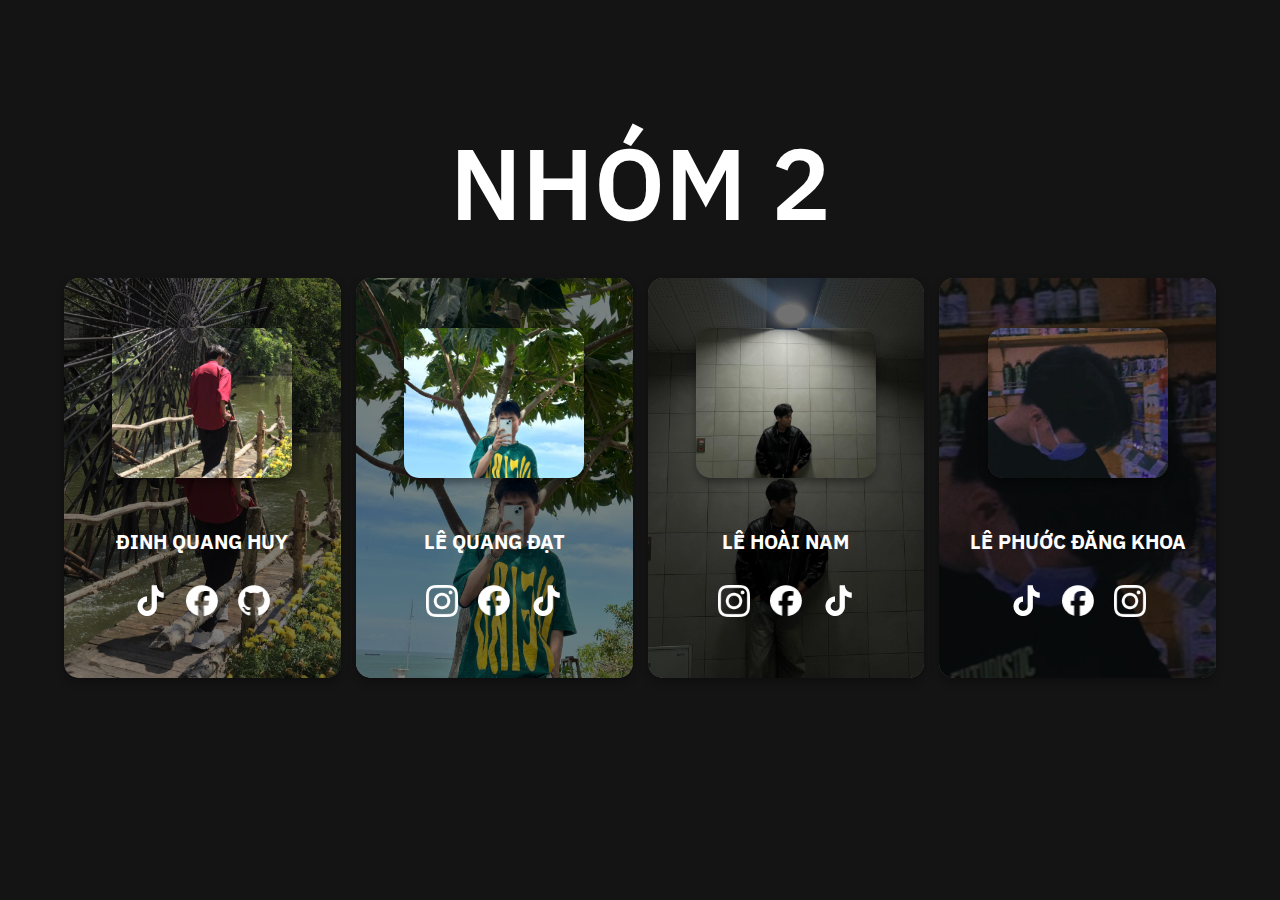
<file: index.html>
<!DOCTYPE html>
<html lang="en">
<head>
    <meta charset="UTF-8">
    <meta name="viewport" content="width=device-width, initial-scale=1.0">
    <title>Nhóm 2</title>
    <link rel="stylesheet" href="trangchu.css">
    <link href="https://fonts.googleapis.com/css2?family=IBM+Plex+Sans:wght@400;600;700&display=swap" rel="stylesheet">
    <script src="trangchu.js" defer></script> 
</head>
<body>
    <div class="container">
        <h1>NHÓM 2</h1>
        <div class="card-grid">
            <div class="card" data-href="../qhuy/qhuy.html">
                <div class="card-background">
                    <img src="qhuy/images/avt.jpg" alt="Background">
                    <div class="background-overlay"></div>
                </div>
                <div class="card-content">
                    <div class="card-image-container">
                        <div class="card-image">
                            <img src="qhuy/images/avt.jpg" alt="Đinh Quang Huy">
                        </div>
                    </div>
                    <div class="card-info">
                        <h2>ĐINH QUANG HUY</h2>
                        <div class="social-icons">
                            <a href="https://www.tiktok.com/@shcatrk?_t=ZS-8x5yKlESNR2&_r=1" target="_blank">
                                <img src="qhuy/images/tiktok.png" alt="TikTok">
                            </a>
                            <a href="https://www.facebook.com/shcatrk?mibextid=ZbWKwL" target="_blank">
                                <img src="qhuy/images/facebook.png" alt="Facebook">
                            </a>
                            <a href="https://github.com/QuangHuy8905" target="_blank">
                                <img src="qhuy/images/github.png" alt="GitHub">
                            </a>
                        </div>
                    </div>
                </div>
            </div>
            <div class="card" data-href="../qdat/qdat.html">
                <div class="card-background">
                    <img src="qdat/images/avatar.jpg" alt="Background"> <div class="background-overlay"></div>
                </div>
                <div class="card-content">
                    <div class="card-image-container">
                        <div class="card-image">
                            <img src="qdat/images/avatar.jpg" alt="Lê Quang Đạt"> </div>
                    </div>
                    <div class="card-info">
                        <h2>LÊ QUANG ĐẠT</h2>
                        <div class="social-icons">
                            <a href="https://www.instagram.com/wd_luuki/" target="_blank">
                                <img src="qhuy/images/instagram.png" alt="Instagram">
                            </a>
                            <a href="https://www.facebook.com/quang.at.58827/" target="_blank">
                                <img src="qhuy/images/facebook.png" alt="Facebook">
                            </a>
                            <a href="https://www.tiktok.com/@anhchanggmayman?lang=en" target="_blank">
                                <img src="qhuy/images/tiktok.png" alt="TikTok">
                            </a>
                        </div>
                    </div>
                </div>
            </div>
           <div class="card" data-href="../hnam/hnam.html">
                <div class="card-background">
                    <img src="hnam/images/main.jpg" alt="Background"> <div class="background-overlay"></div>
                </div>
                <div class="card-content">
                    <div class="card-image-container">
                        <div class="card-image">
                            <img src="hnam/images/main.jpg" alt="Lê Hoài Nam"> </div>
                    </div>
                    <div class="card-info">
                        <h2>LÊ HOÀI NAM</h2>
                        <div class="social-icons">
                            <a href="https://www.instagram.com/b_y.bien/" target="_blank">
                                <img src="qhuy/images/instagram.png" alt="Instagram">
                            </a>
                            <a href="https://www.facebook.com/BoyBien19" target="_blank">
                                <img src="qhuy/images/facebook.png" alt="Facebook">
                            </a>
                           <a href="https://www.tiktok.com/@boybien1925" target="_blank">
                                <img src="qhuy/images/tiktok.png" alt="TikTok">
                            </a>
                            </div>
                    </div>
                </div>
            </div>
            <div class="card" data-href="../dkhoa/dkhoa.html">
                <div class="card-background">
                    <img src="dkhoa/images/avt1.jpg" alt="Background">
                    <div class="background-overlay"></div>
                </div>
                <div class="card-content">
                    <div class="card-image-container">
                        <div class="card-image">
                            <img src="dkhoa/images/avt1.jpg" alt="Lê Phước Đăng Khoa">
                        </div>
                    </div>
                    <div class="card-info">
                        <h2>LÊ PHƯỚC ĐĂNG KHOA</h2>
                        <div class="social-icons">
                            <a href="https://www.tiktok.com/@guests0745" target="_blank">
                                <img src="qhuy/images/tiktok.png" alt="TikTok">
                            </a>
                            <a href="https://www.facebook.com/khoadang.lee05/" target="_blank">
                                <img src="qhuy/images/facebook.png" alt="Facebook">
                            </a>
                            <a href="https://www.instagram.com/leedankhoa.31/" target="_blank">
                                <img src="qhuy/images/instagram.png" alt="Instagram">
                            </a>
                        </div>
                    </div>
                </div>
            </div>
        </div>
    </div>
</body>
</html>
</file>
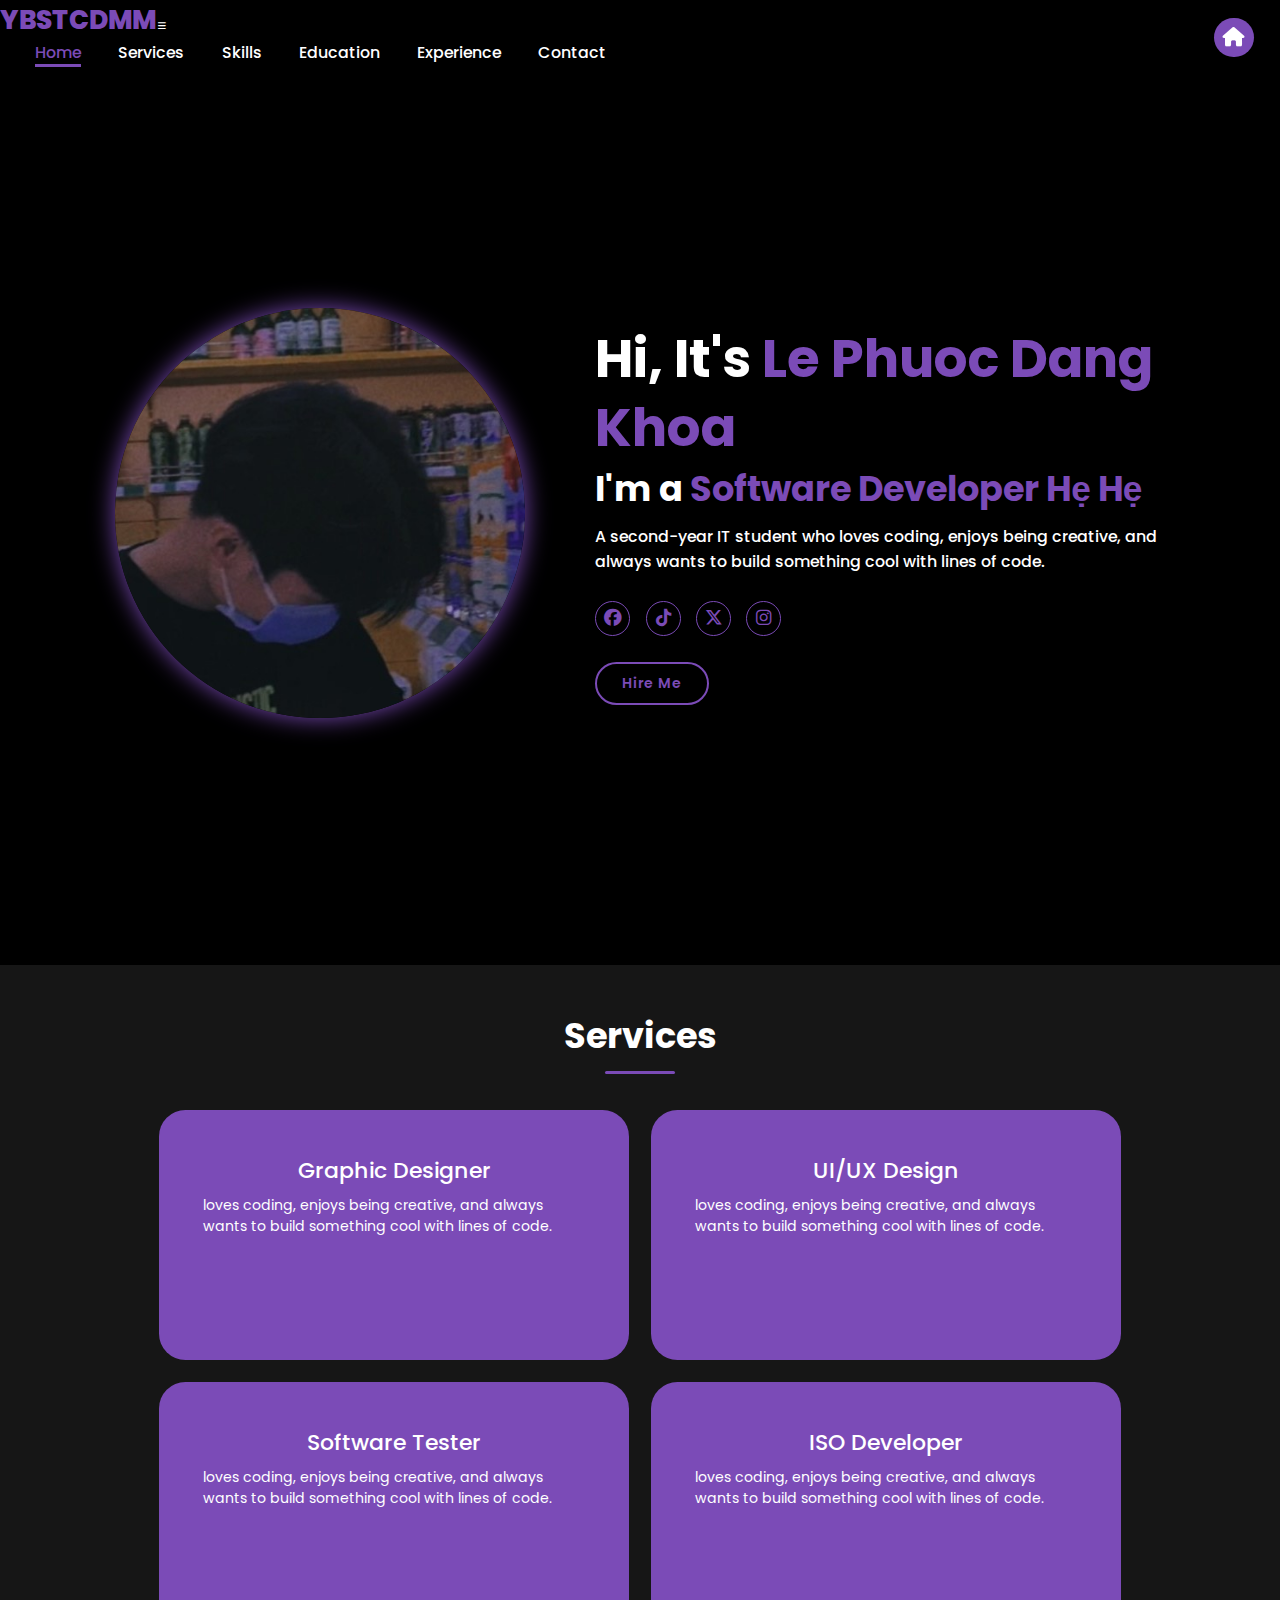
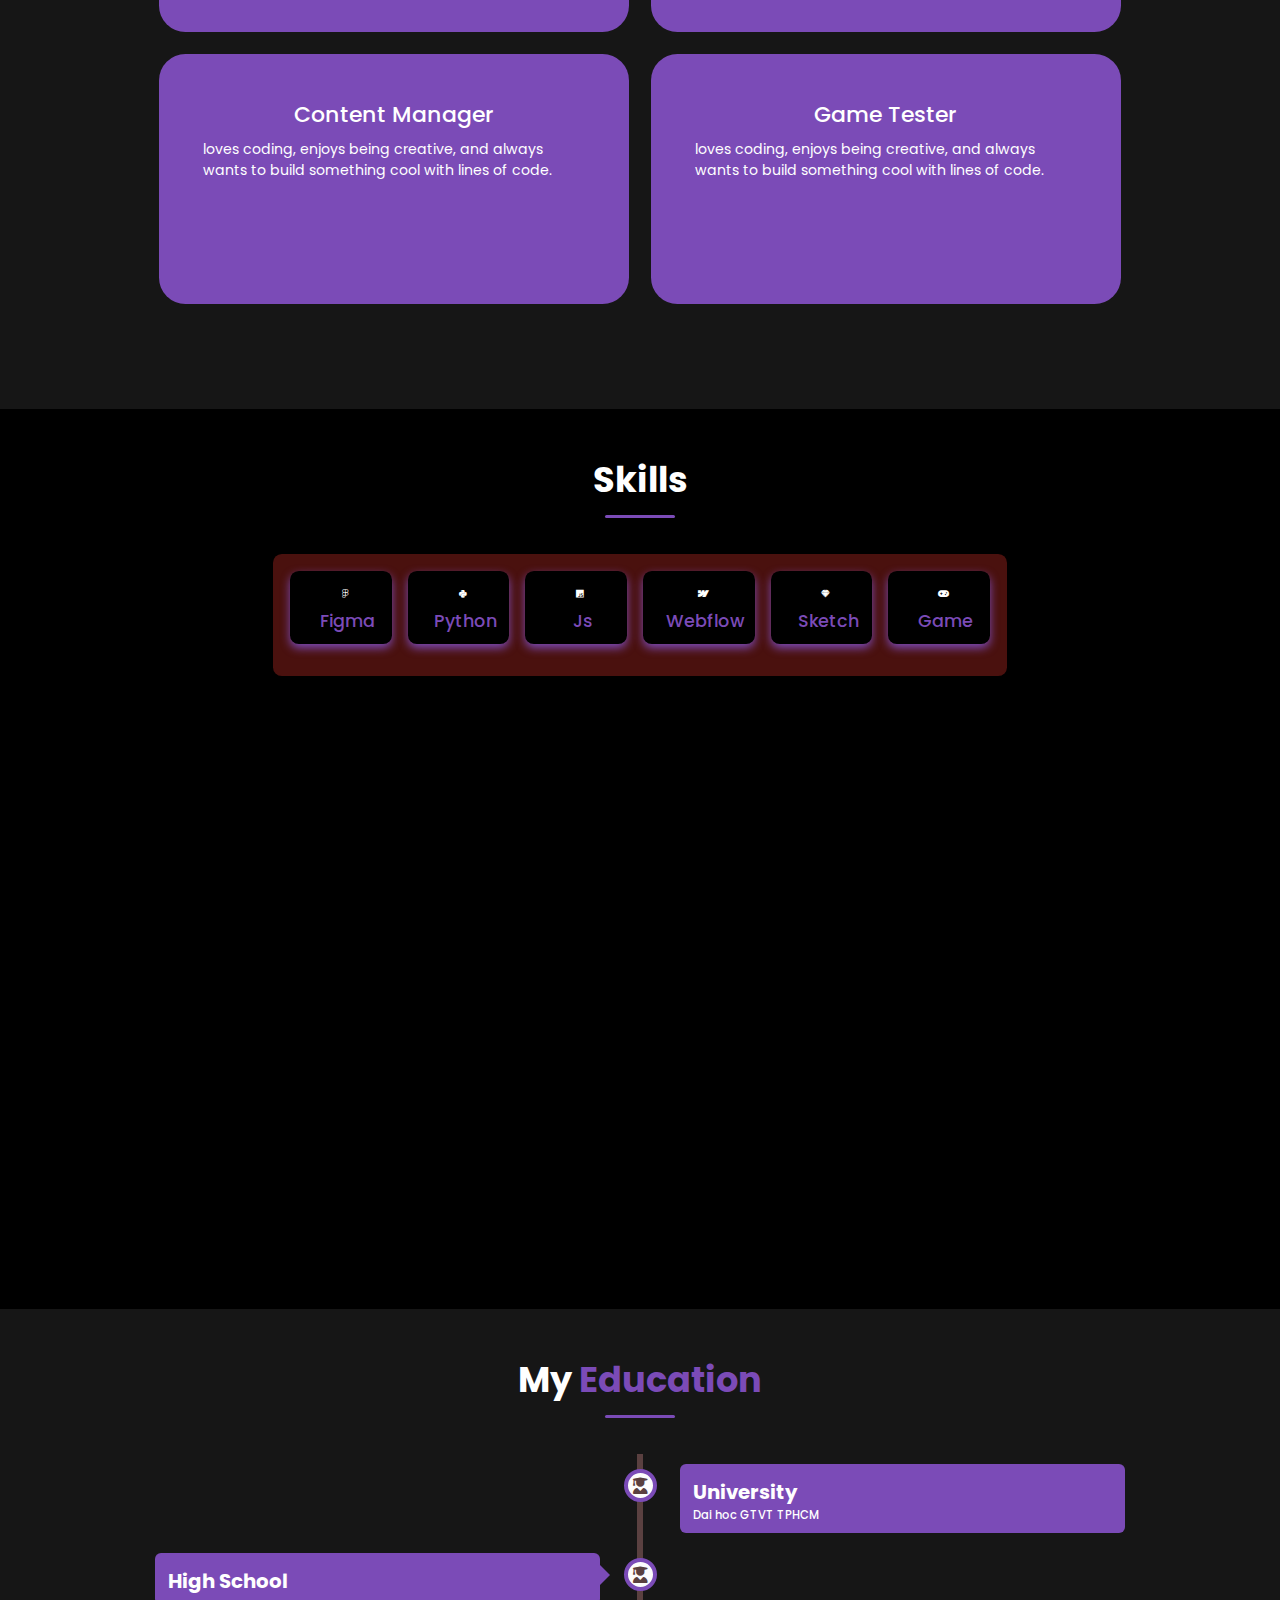
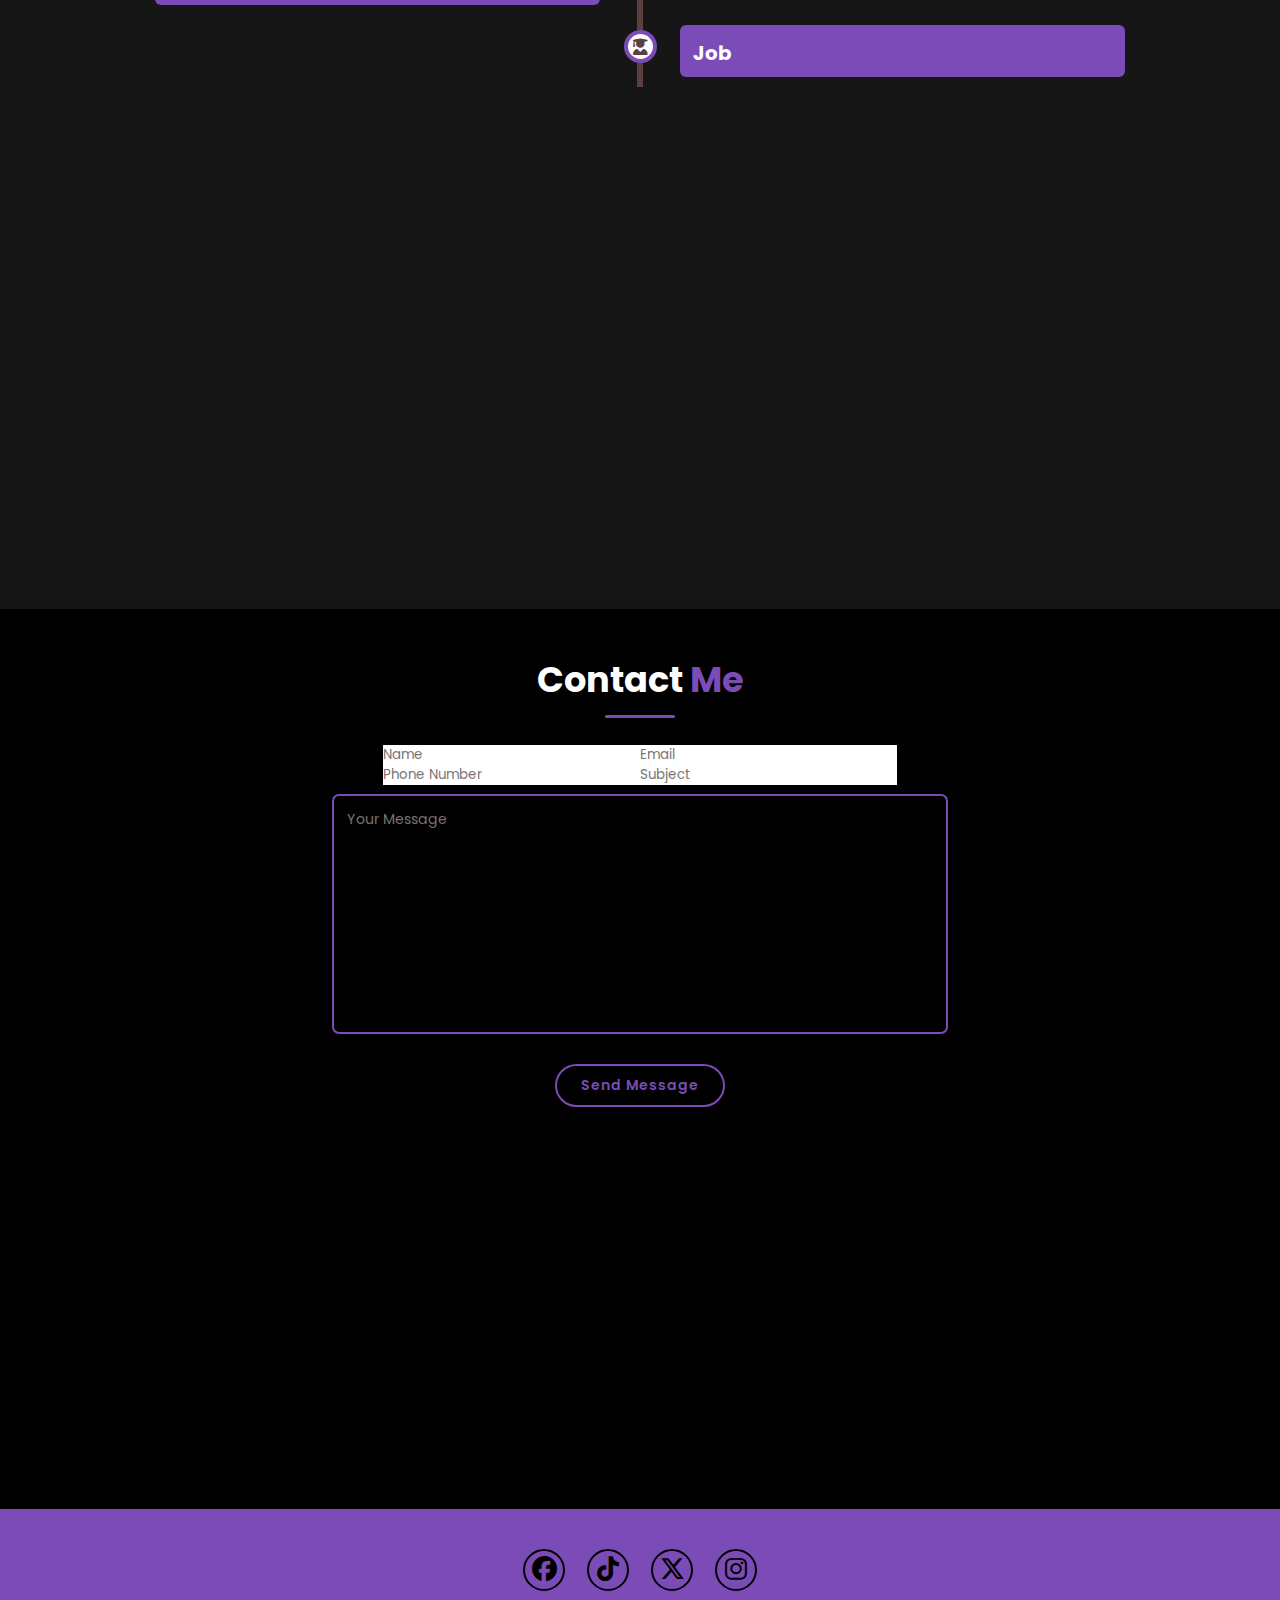
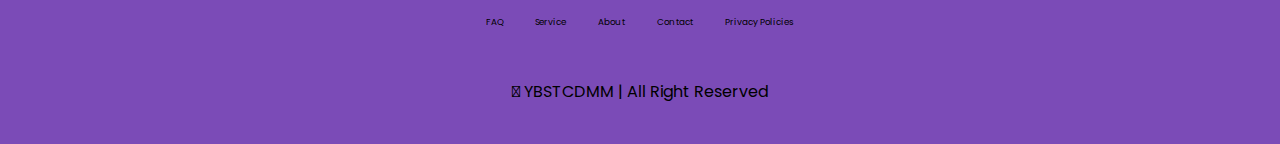
<file: dkhoa/dkhoa.html>
<!DOCTYPE html>
<html lang="en">
<head>
  <meta charset="UTF-8">
  <meta name="viewport" content="width=device-width, initial-scale=1.0">
  <title>Profile</title>
  <link rel="stylesheet" href="dkhoa.css" />
  <link rel="stylesheet" href="https://cdnjs.cloudflare.com/ajax/libs/font-awesome/6.7.2/css/all.min.css" integrity="sha512-Evv84Mr4kqVGRNSgIGL/F/aIDqQb7xQ2vcrdIwxfjThSH8CSR7PBEakCr51Ck+w+/U6swU2Im1vVX0SVk9ABhg==" crossorigin="anonymous" referrerpolicy="no-referrer" />
</head>
<body>
  <header>
    <a href="#" class="logo">YBSTCDMM</a>

    <i class="fa-solid fa-bars" class="menu-icon"></i>

    <nav class="navbar">
      <a href="home" class="active">Home</a>
      <a href="services">Services</a>
      <a href="skills">Skills</a>
      <a href="education">Education</a>
      <a href="experience">Experience</a>
      <a href="contact">Contact</a>
    </nav>
     <a href="../trangchu/trangchu.html" class="home-button" title="Quay về Trang chủ">
      <i class="fa-solid fa-house"></i>
    </a>
  </header>

  <section class="home" id="home">
    <div class="home-img">
      <img src="images/avt1.jpg" alt="">
    </div>
    <div class="home-content">
      <h1>Hi, It's <span>Le Phuoc Dang Khoa</span></h1>
      <h3 class="typing-text">I'm a <span></span></h3>
      <p>A second-year IT student who loves coding, enjoys being creative, and always wants to build something cool with lines of code.</p>

      <div class="social-icon">
        <a href="https://www.facebook.com/khoadang.lee05/" target="_blank"><i class="fa-brands fa-facebook"></i></a>
        <a href="https://www.tiktok.com/@guests0745" target="_blank"><i class="fa-brands fa-tiktok"></i></a>
        <a href="https://twitter.com/yourusername" target="_blank"><i class="fa-brands fa-x-twitter"></i></a>
        <a href="https://www.instagram.com/leedankhoa.31/" target="_blank"><i class="fa-brands fa-instagram"></i></a>
      </div>


      <a href="#" class="btn">Hire Me</a>
    </div>
  </section>

  <section class="services" id="services">
    <h2 class="heading">Services</h2>

    <div class="services-container">
      <div class="services-box">
        <div class="services-info">
          <h4>Graphic Designer</h4>
          <p>loves coding, enjoys being creative, and always wants to build something cool with lines of code.</p>
        </div>
      </div>

      <div class="services-box">
        <div class="services-info">
          <h4>UI/UX Design</h4>
          <p>loves coding, enjoys being creative, and always wants to build something cool with lines of code.</p>
        </div>
      </div>

      <div class="services-box">
        <div class="services-info">
          <h4>Software Tester</h4>
          <p>loves coding, enjoys being creative, and always wants to build something cool with lines of code.</p>
        </div>
      </div>

      <div class="services-box">
        <div class="services-info">
          <h4>ISO Developer</h4>
          <p>loves coding, enjoys being creative, and always wants to build something cool with lines of code.</p>
        </div>
      </div>

      <div class="services-box">
        <div class="services-info">
          <h4>Content Manager</h4>
          <p>loves coding, enjoys being creative, and always wants to build something cool with lines of code.</p>
        </div>
      </div>

      <div class="services-box">
        <div class="services-info">
          <h4>Game Tester</h4>
          <p>loves coding, enjoys being creative, and always wants to build something cool with lines of code.</p>
        </div>
      </div>
    </div>
  </section>

  <section class="skills" id="skills">
    <h2 class="heading">Skills</h2>
    <div class="container">
      <div class="row" id="skillsContainer">
        <div class="bar">
          <div class="info">
            <a href="#"></a><i class="fa-brands fa-figma"></i></a>
            <span>Figma</span>
          </div>
        </div>

        <div class="bar">
          <div class="info">
            <a href="#"></a><i class="fa-brands fa-python"></i></a>
            <span>Python</span>
          </div>
        </div>

        <div class="bar">
          <div class="info">
            <a href="#"></a><i class="fa-brands fa-js"></i></a>
            <span>Js</span>
          </div>
        </div>

        <div class="bar">
          <div class="info">
            <a href="#"></a><i class="fa-brands fa-webflow"></i></a>
            <span>Webflow</span>
          </div>
        </div>

        <div class="bar">
          <div class="info">
            <a href="#"></a><i class="fa-brands fa-sketch"></i></a>
            <span>Sketch</span>
          </div>
        </div>

        <div class="bar">
          <div class="info">
            <a href="#"></a><i class="fa-solid fa-gamepad"></i></a>
            <span>Game</span>
          </div>
        </div>

        
      </div>
    </div>
  </section>

  <section class="education" id="education">
    <h2 class="heading">My <span>Education</span></h2>
    <div class="timeline">
      <div class="container right">
        <div class="content">
          <div class="tag">
            <h2>University</h2>
          </div>
          <div class="decs">
            <p>Dai hoc GTVT TPHCM</p>
          </div>
        </div>
      </div>

      <div class="container left">
        <div class="content">
          <div class="tag">
            <h2>High School</h2>
          </div>
          <div class="decs">
            <p></p>
          </div>
        </div>
      </div>

      <div class="container right">
        <div class="content">
          <div class="tag">
            <h2>Job</h2>
          </div>
          <div class="decs">
            <p></p>
          </div>
        </div>
      </div>
    </div>
  </section>

  <section class="contact" id="contact">
    <h2 class="heading">Contact <span>Me</span></h2>
    <form action="">
      <div class="input-box">
        <input type="text" name="name" placeholder="Name" required>
        <input type="email" placeholder="Email" required>
        <input type="number" placeholder="Phone Number" required>
        <input type="text" placeholder="Subject">
      </div>
      <textarea name="" id="" cols="30" rows="10" placeholder="Your Message"></textarea>
      <input type="submit" value="Send Message" class="btn">
    </form>
  </section>
  
  <footer class="footer">
    <div class="social">
        <a href="https://www.facebook.com/khoadang.lee05/" target="_blank"><i class="fa-brands fa-facebook"></i></a>
        <a href="https://www.tiktok.com/@guests0745" target="_blank"><i class="fa-brands fa-tiktok"></i></a>
        <a href="https://twitter.com/yourusername" target="_blank"><i class="fa-brands fa-x-twitter"></i></a>
        <a href="https://www.instagram.com/leedankhoa.31/" target="_blank"><i class="fa-brands fa-instagram"></i></a>
    </div>
    <ul class="list">
      <li><a href="#">FAQ</a></li>
      <li><a href="#">Service</a></li>
      <li><a href="#">About</a></li>
      <li><a href="#">Contact</a></li>
      <li><a href="#">Privacy Policies</a></li>
    </ul>
    <p class="copyright">
       YBSTCDMM | All Right Reserved
    </p>
  </footer>

  
  <script src="dkhoa.js"></script>
</body>
</html>
</file>
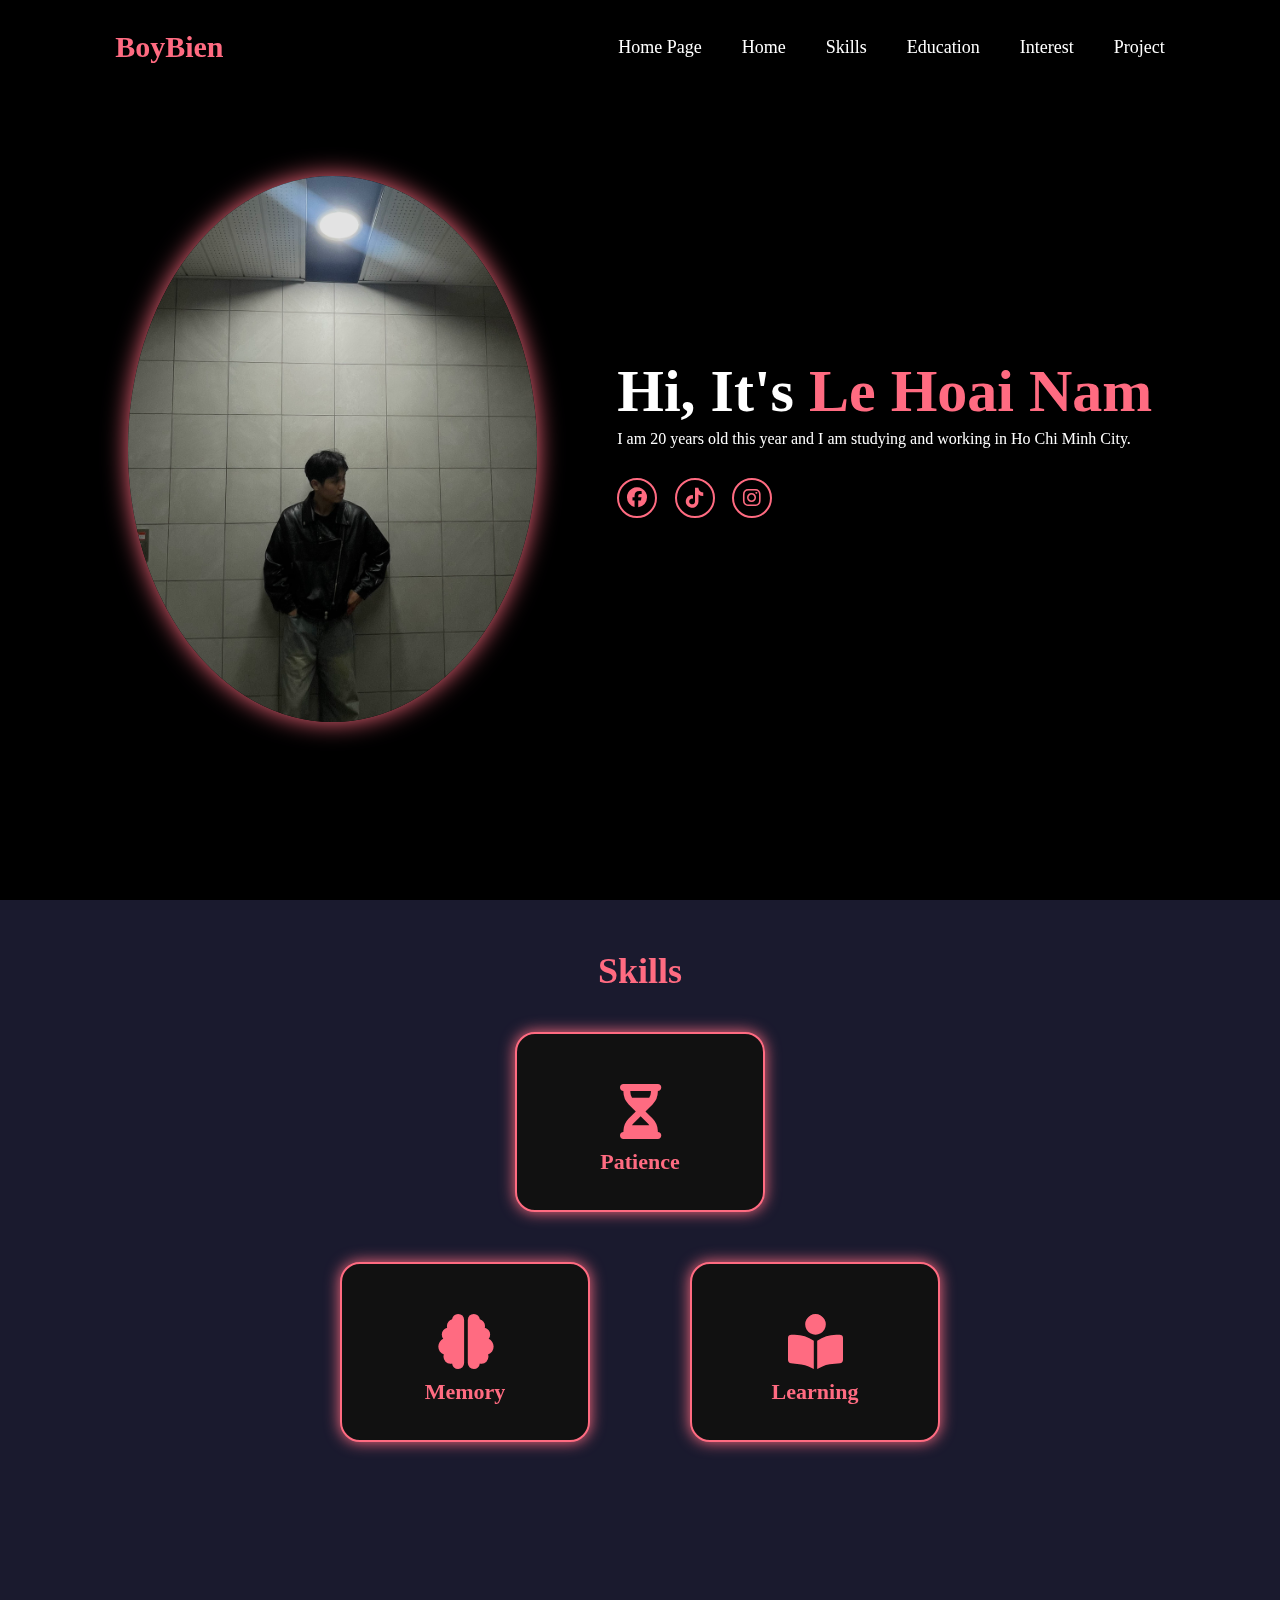
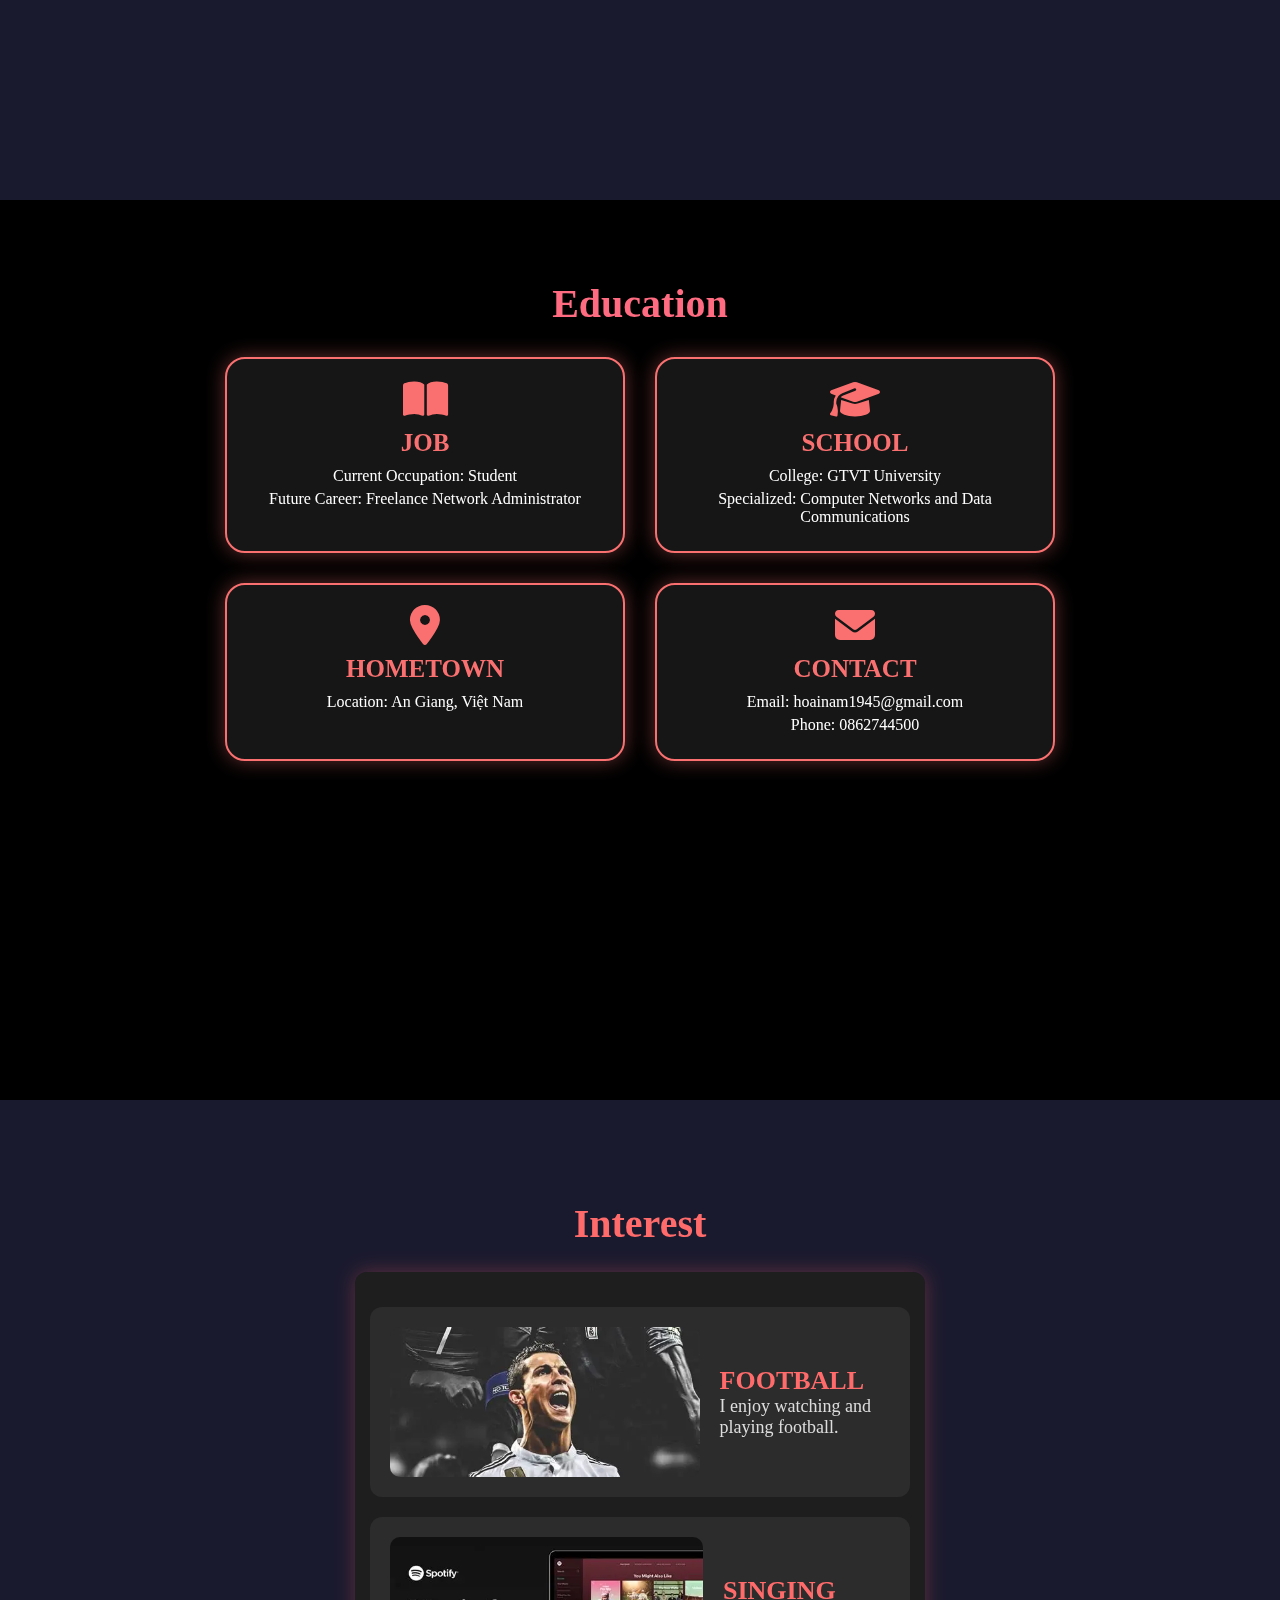
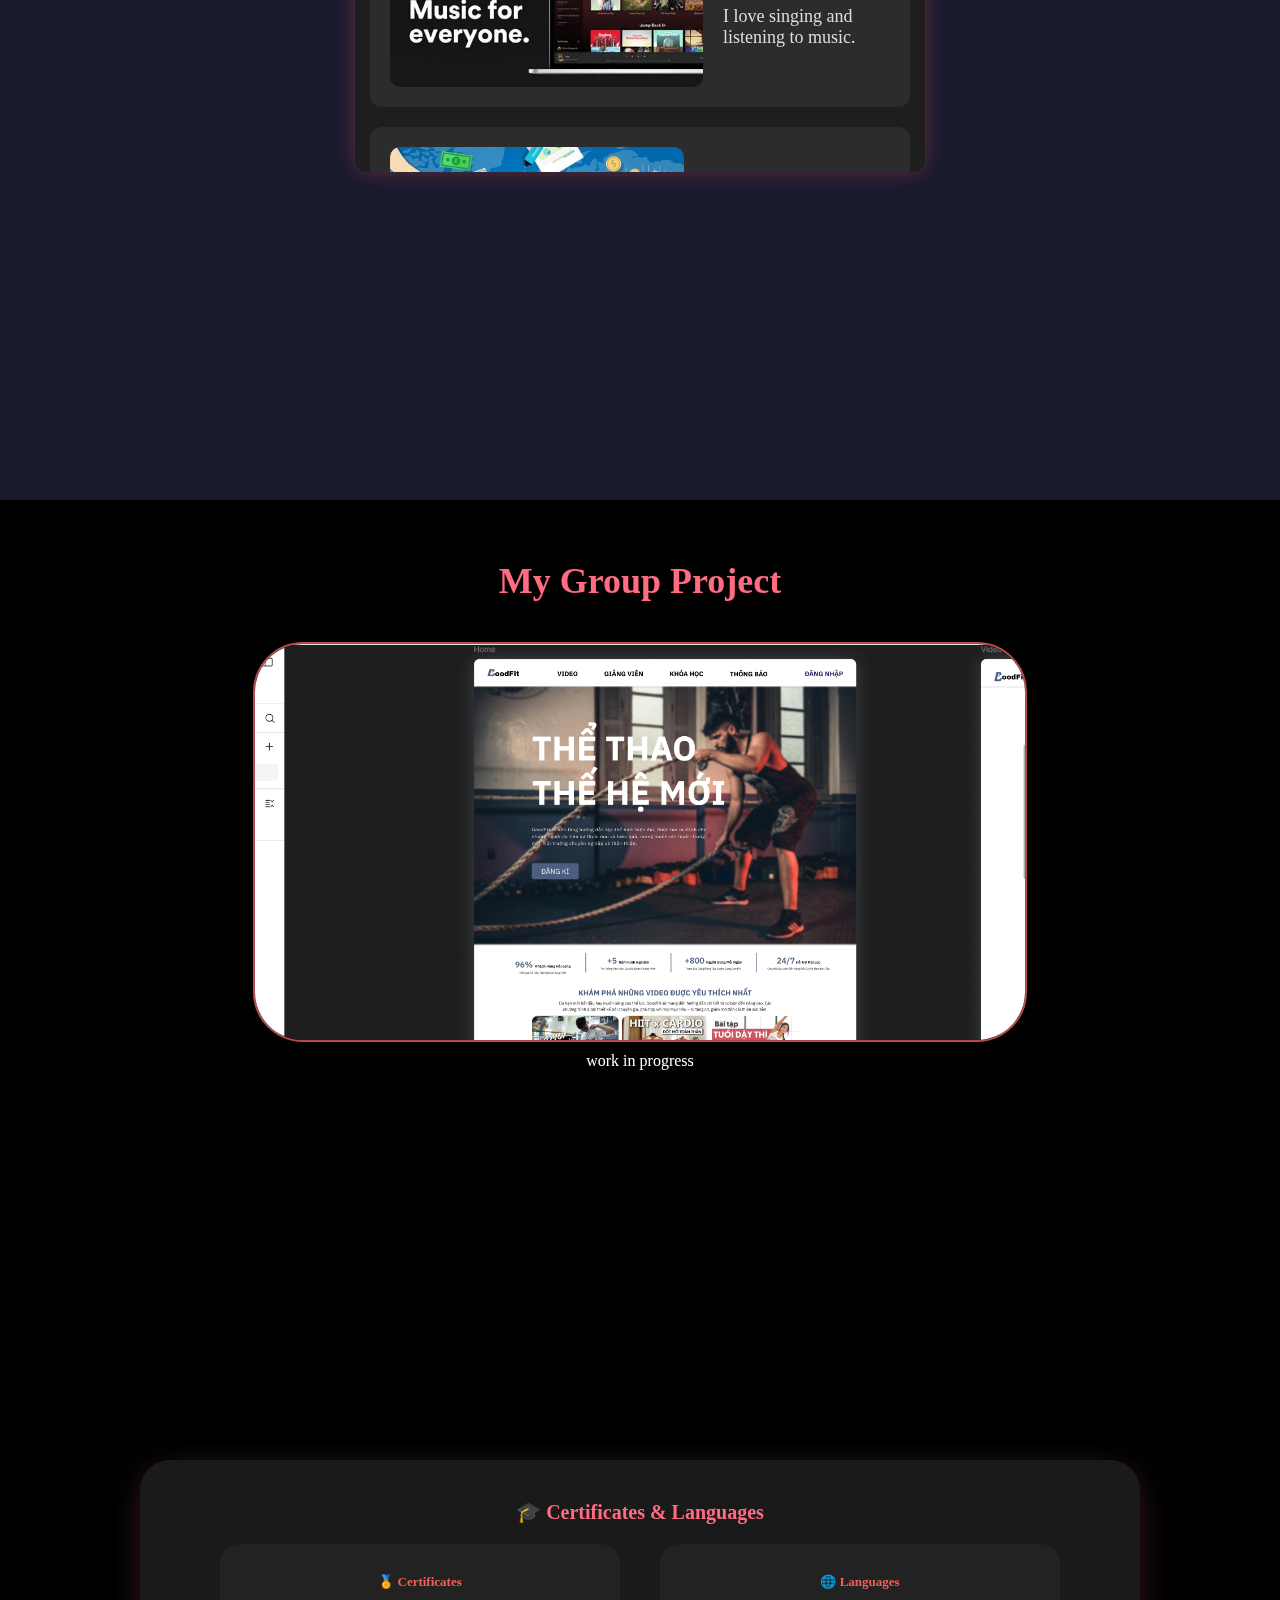
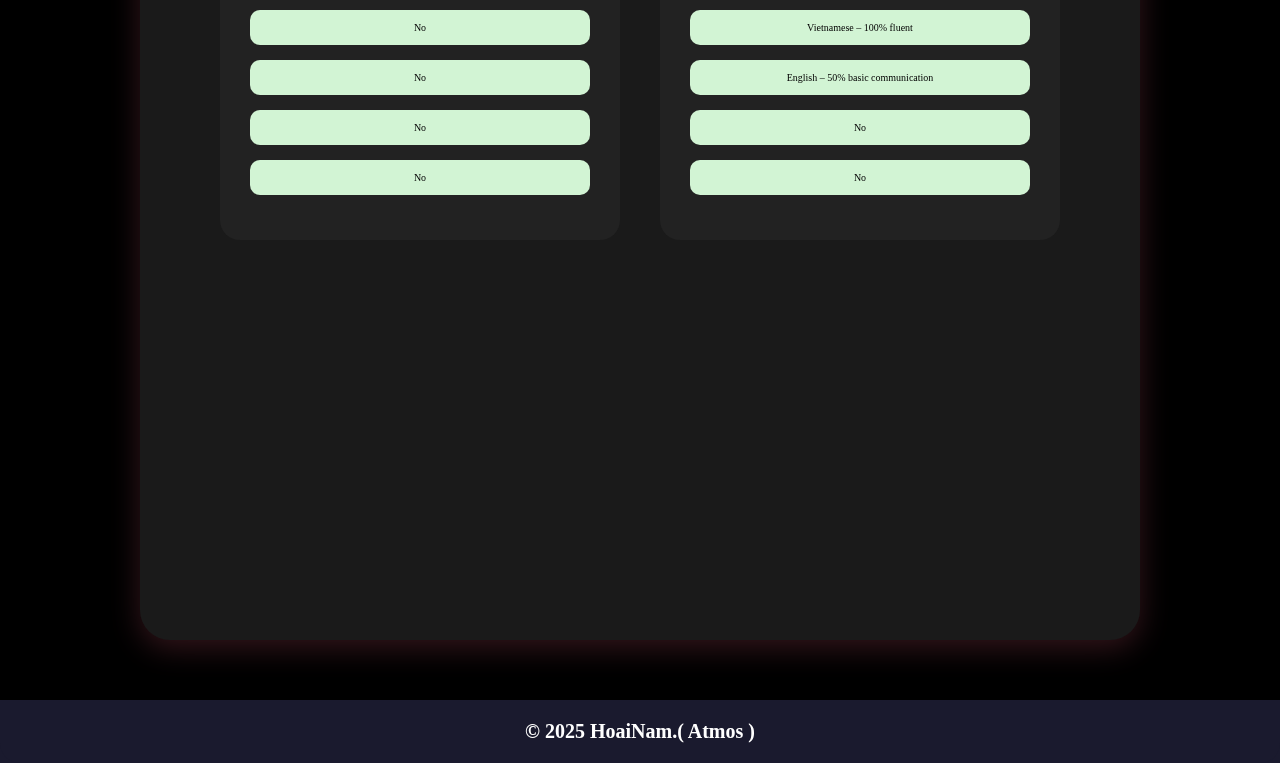
<file: hnam/hnam.html>
﻿<!DOCTYPE html>
<html lang="en">

<head>
    <meta charset="UTF-8">
    <meta name="viewport" content="width=device-width, initial-scale=1.0">
    <title>Portfolio Website</title>
    <link rel="stylesheet" href="https://cdnjs.cloudflare.com/ajax/libs/font-awesome/6.5.2/css/all.min.css">
    <link rel="stylesheet" href="hnam.css">
    <style>
        html {
            scroll-behavior: smooth;
        }
    </style>
</head>

<body>
    <header>
        <a href="#" class="logo">BoyBien</a>
        <nav>
            <ul class="menu">
                <li><a href="../index.html">Home Page</a></li>  
                <li><a href="#home">Home</a></li>
                <li><a href="#skills">Skills</a></li>
                <li><a href="#education">Education</a></li>
                <li><a href="#interest">Interest</a></li>
                <li><a href="#project">Project</a></li>
            </ul>
        </nav>

    </header>

    <!-- Home Section -->
    <section class="home" id="home">
        <div class="home-img">
            <img src="images/main.jpg" alt="">
        </div>
        <div class="home-content">
            <h1>Hi, It's <span>Le Hoai Nam</span></h1>
            <p>I am 20 years old this year and I am studying and working in Ho Chi Minh City.</p>
            <div class="social-icons">
                <a href="https://www.facebook.com/BoyBien19" target="_blank"><i class="fa-brands fa-facebook"></i></a>
                <a href="https://www.tiktok.com/@boybien1925" target="_blank"><i class="fa-brands fa-tiktok"></i></a>
                <a href="https://www.instagram.com/b_y.bien/" target="_blank"><i class="fa-brands fa-instagram"></i></a>
            </div>
        </div>
    </section>

    <!-- Skills Section -->
    <section id="skills">
        <h2 class="section-title">Skills</h2>
        <div class="triangle-skills">
            <div class="skill-row top">
                <div class="skill-box">
                    <i class="fas fa-hourglass-half"></i>
                    <p>Patience</p>
                </div>
            </div>
            <div class="skill-row bottom">
                <div class="skill-box">
                    <i class="fas fa-brain"></i>
                    <p>Memory</p>
                </div>
                <div class="skill-box">
                    <i class="fas fa-book-reader"></i>
                    <p>Learning</p>
                </div>
            </div>
        </div>
    </section>



    <!-- Education Section -->
    <section id="education" class="section">
        <h1><span>Education</span></h1>
        <div class="edu-container">
            <div class="edu-box">
                <i class="fa-solid fa-book-open"></i>
                <h3>JOB</h3>
                <p>Current Occupation: Student</p>
                <p>Future Career: Freelance Network Administrator</p>
            </div>

            

            <div class="edu-box">
                <i class="fa-solid fa-graduation-cap"></i>
                <h3>SCHOOL</h3>
                <p>College: GTVT University</p>
                <p>Specialized: Computer Networks and Data Communications</p>
            </div>
            <div class="edu-box">
                <i class="fa-solid fa-location-dot"></i>
                <h3>HOMETOWN</h3>
                <p>Location: An Giang, Việt Nam</p>
            </div>

            <div class="edu-box">
                <i class="fa-solid fa-envelope"></i>
                <h3>CONTACT</h3>
                <p>Email: hoainam1945@gmail.com</p>
                <p>Phone: 0862744500</p>
            </div>

        </div>
    </section>

    <!-- Contact Section -->
    <section id="interest" class="interest">
        <h2>Interest</h2>
        <div class="interest-scroll-box">
            <div class="interest-item">
                <img src="images/football.jpg" alt="Football">
                <div>
                    <h3>FOOTBALL</h3>
                    <p>I enjoy watching and playing football.</p>
                </div>
            </div>
            <div class="interest-item">
                <img src="images/music.jpg" alt="Singing">
                <div>
                    <h3>SINGING</h3>
                    <p>I love singing and listening to music.</p>
                </div>
            </div>
            <div class="interest-item">
                <img src="images/economics.jpg" alt="Economics">
                <div>
                    <h3>ECONOMICS</h3>
                    <p>I have a strong interest in economic studies.</p>
                </div>
            </div>
        </div>
    </section>
    <!-- Project Section -->
    <section id="project" class="project-section">
        <h2 class="section-title">My Group Project</h2>
        <div class="project-container">
            <div class="project-item">
                <img src="images/project.jpg" alt="Project 1">
                <p class="project-caption">work in progress</p>
            </div>
        </div>
    </section>

    <section class="certificate-section">
        <div class="certificate-box">
            <h2>🎓 Certificates & Languages</h2>

            <div class="cert-lang-grid">
                <!-- Khung chứng chỉ -->
                <div class="cert-box">
                    <h3>🏅 Certificates</h3>
                    <ul>
                        <li>No</li>
                        <li>No</li>
                        <li>No</li>
                        <li>No</li>
                    </ul>
                </div>

                <!-- Khung ngôn ngữ -->
                <div class="lang-box">
                    <h3>🌐 Languages</h3>
                    <ul>
                        <li>Vietnamese – 100% fluent</li>
                        <li>English – 50% basic communication</li>
                        <li>No</li>
                        <li>No</li>
                    </ul>
                </div>
            </div>
        </div>
    </section>




    </section>
    <footer class="footer">
        © 2025 HoaiNam.( Atmos )
    </footer>
     <script src="hnam.js"></script>

</body>
</html>
</file>
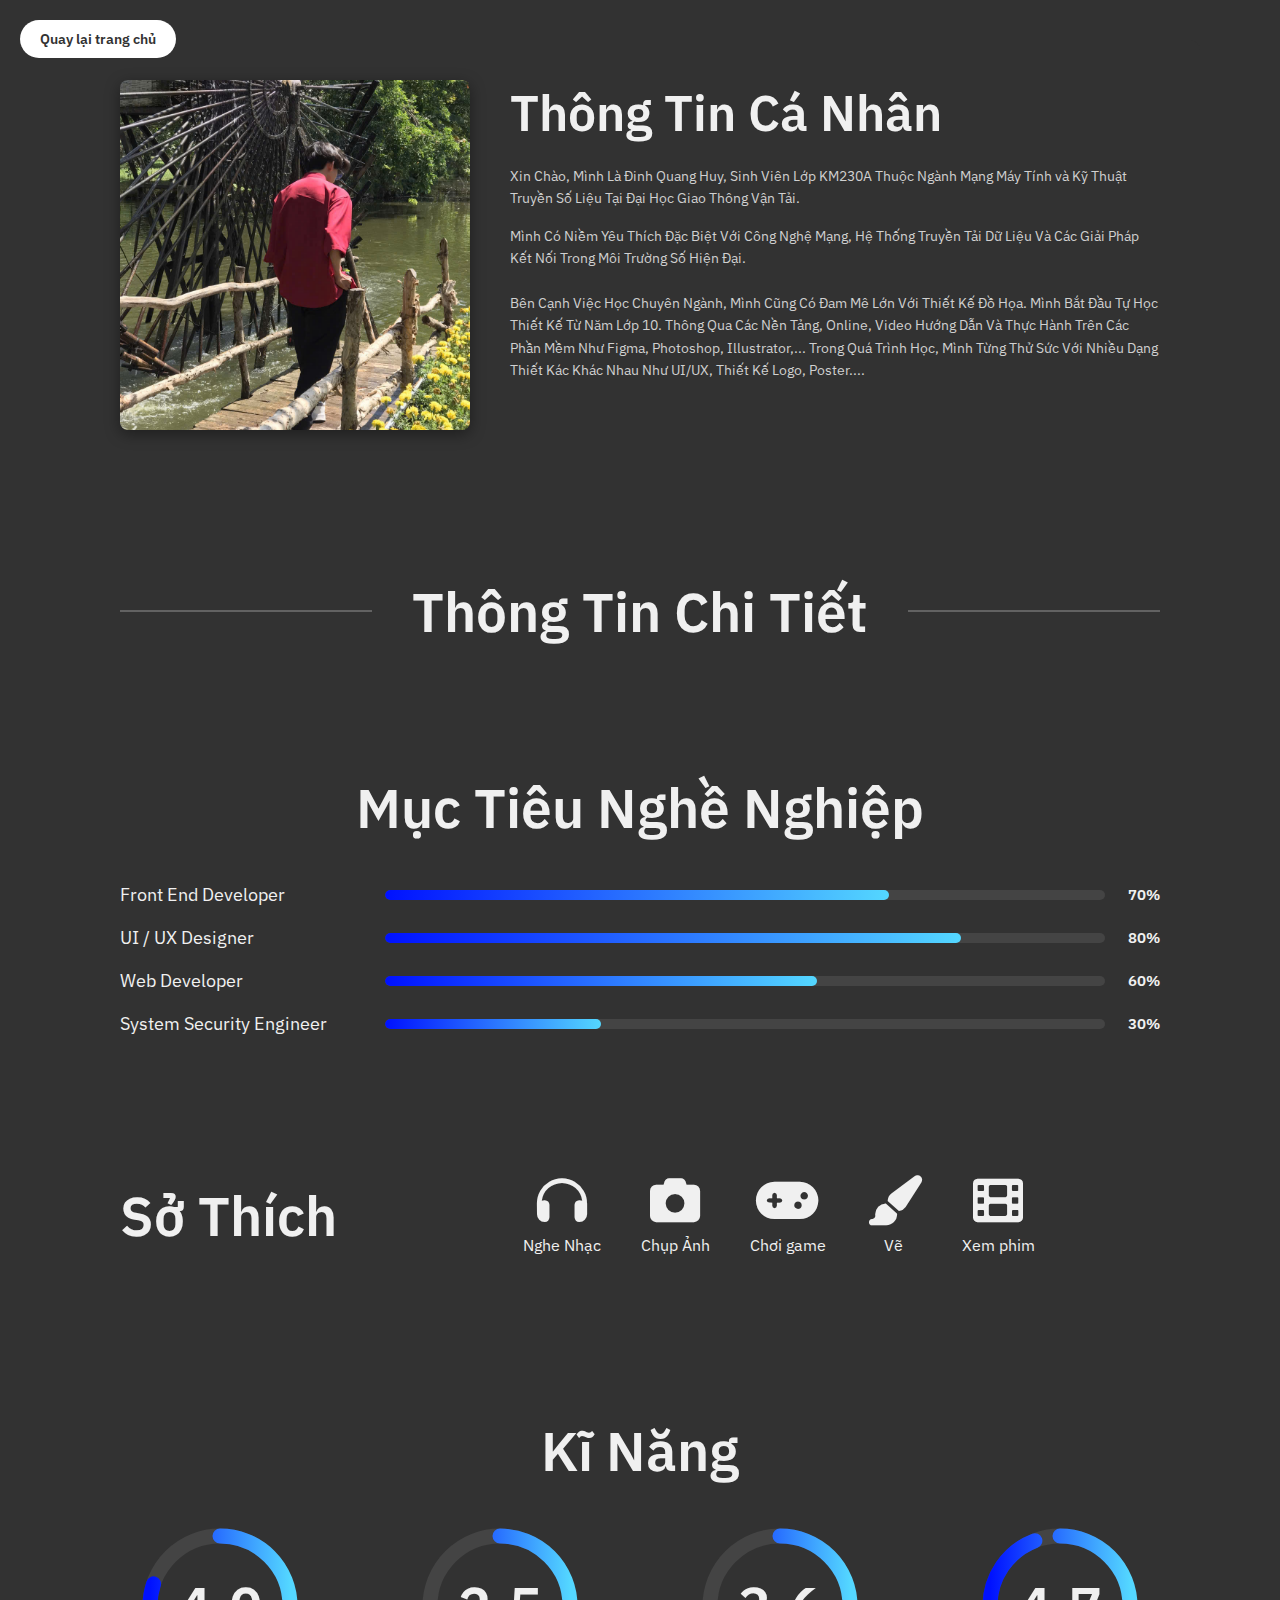
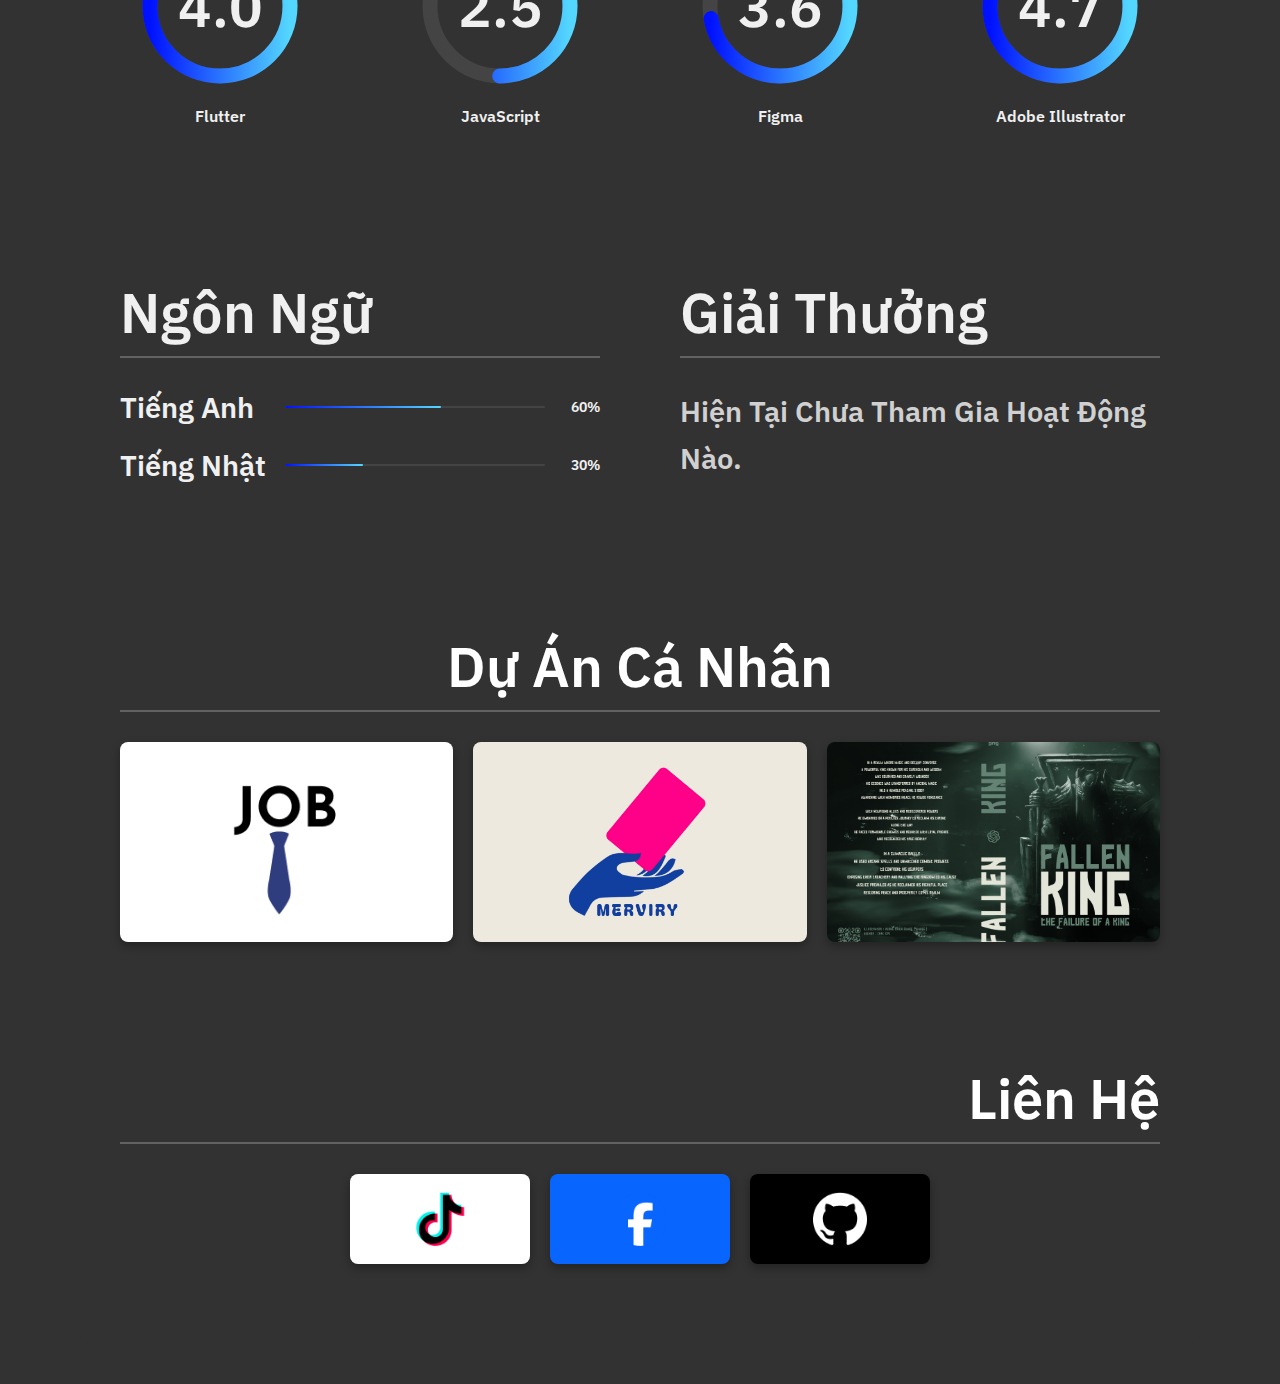
<file: qhuy/qhuy.html>
<!DOCTYPE html>
<html lang="en">
<head>
    <meta charset="UTF-8">
    <meta name="viewport" content="width=device-width, initial-scale=1.0">
    <title>Portfolio - Thông Tin Cá Nhân</title>
    <link rel="stylesheet" href="qhuy.css">
    <link href="https://fonts.googleapis.com/css2?family=IBM+Plex+Sans:wght@400;600&display=swap" rel="stylesheet">
    <link rel="stylesheet" href="https://cdnjs.cloudflare.com/ajax/libs/font-awesome/6.0.0-beta3/css/all.min.css">
</head>
<body>
    <div class="main-container">
        <div class="portfolio-content">

            <header class="profile-header">
                <a href="../trangchu/trangchu.html" class="close-button">
                    <span>Quay lại trang chủ</span>
                </a>
                <div class="profile-image">
                    <img src="images/avt.jpg" alt="Profile Picture">
                </div>
                <div class="personal-info">
                    <h1>Thông Tin Cá Nhân</h1>
                    <p class="greeting">Xin Chào, Mình Là Đinh Quang Huy, Sinh Viên Lớp KM230A Thuộc Ngành Mạng Máy Tính và Kỹ Thuật Truyền Số Liệu Tại Đại Học Giao Thông Vận Tải.</p>
                    <p class="description">Mình Có Niềm Yêu Thích Đặc Biệt Với Công Nghệ Mạng, Hệ Thống Truyền Tải Dữ Liệu Và Các Giải Pháp Kết Nối Trong Môi Trường Số Hiện Đại.<br><br>Bên Cạnh Việc Học Chuyên Ngành, Mình Cũng Có Đam Mê Lớn Với Thiết Kế Đồ Họa. Mình Bắt Đầu Tự Học Thiết Kế Từ Năm Lớp 10. Thông Qua Các Nền Tảng, Online, Video Hướng Dẫn Và Thực Hành Trên Các Phần Mềm Như Figma, Photoshop, Illustrator,... Trong Quá Trình Học, Mình Từng Thử Sức Với Nhiều Dạng Thiết Kác Khác Nhau Như UI/UX, Thiết Kế Logo, Poster....</p>
                </div>
            </header>

            <section class="detail-info-section">
                <h2>Thông Tin Chi Tiết</h2>
            </section>

            <section class="career-goals">
                <h3>Mục Tiêu Nghề Nghiệp</h3>
                <div class="goal-item">
                    <p>Front End Developer</p>
                    <div class="progress-bar-container">
                        <div class="progress-bar" data-progress-width="70%"></div>
                    </div>
                    <span class="progress-percentage">70%</span>
                </div>
                <div class="goal-item">
                    <p>UI / UX Designer</p>
                    <div class="progress-bar-container">
                        <div class="progress-bar" data-progress-width="80%"></div>
                    </div>
                    <span class="progress-percentage">80%</span>
                </div>
                <div class="goal-item">
                    <p>Web Developer</p>
                    <div class="progress-bar-container">
                        <div class="progress-bar" data-progress-width="60%"></div>
                    </div>
                    <span class="progress-percentage">60%</span>
                </div>
                <div class="goal-item">
                    <p>System Security Engineer</p>
                    <div class="progress-bar-container">
                        <div class="progress-bar" data-progress-width="30%"></div>
                    </div>
                    <span class="progress-percentage">30%</span>
                </div>
            </section>

            <section class="hobbies">
                <div class="hobbies-header">
                    <h3>Sở Thích</h3>
                    <div class="hobbies-icons-inline">
                        <div class="hobby-item-inline">
                            <i class="fas fa-headphones"></i>
                            <p>Nghe Nhạc</p>
                        </div>
                        <div class="hobby-item-inline">
                            <i class="fas fa-camera"></i>
                            <p>Chụp Ảnh</p>
                        </div>
                        <div class="hobby-item-inline">
                            <i class="fas fa-gamepad"></i> <p>Chơi game</p>
                        </div>
                        <div class="hobby-item-inline">
                            <i class="fas fa-paint-brush"></i> <p>Vẽ</p>
                        </div>
                        <div class="hobby-item-inline">
                            <i class="fas fa-film"></i> <p>Xem phim</p>
                        </div>
                    </div>
                </div>
            </section>

            <section class="skills">
                <h3>Kĩ Năng</h3>
                <div class="skills-list">
                    <div class="skill-item">
                        <div class="circular-progress" data-progress="4.0">
                            <svg class="progress-ring" width="160" height="160">
                                <defs>
                                    <linearGradient id="gradient-progress" x1="0%" y1="0%" x2="0%" y2="100%">
                                        <stop offset="0%"   style="stop-color:#0011FF;stop-opacity:1" />
                                        <stop offset="100%" style="stop-color:#54D7FF;stop-opacity:1" />
                                    </linearGradient>
                                </defs>
                                <circle class="progress-ring-track" stroke="#444" stroke-width="15" fill="transparent" r="70" cx="80" cy="80"/>
                                <circle class="progress-ring-fill" stroke="url(#gradient-progress)" stroke-width="15" fill="transparent" r="70" cx="80" cy="80"/>
                            </svg>
                            <span class="progress-value">4.0</span>
                        </div>
                        <p>Flutter</p>
                    </div>

                    <div class="skill-item">
                        <div class="circular-progress" data-progress="2.5">
                            <svg class="progress-ring" width="160" height="160">
                                <defs>
                                    <linearGradient id="gradient-progress" x1="0%" y1="0%" x2="0%" y2="100%">
                                        <stop offset="0%"   style="stop-color:#0011FF;stop-opacity:1" />
                                        <stop offset="100%" style="stop-color:#54D7FF;stop-opacity:1" />
                                    </linearGradient>
                                </defs>
                                <circle class="progress-ring-track" stroke="#444" stroke-width="15" fill="transparent" r="70" cx="80" cy="80"/>
                                <circle class="progress-ring-fill" stroke="url(#gradient-progress)" stroke-width="15" fill="transparent" r="70" cx="80" cy="80"/>
                            </svg>
                            <span class="progress-value">2.5</span>
                        </div>
                        <p>JavaScript</p>
                    </div>

                    <div class="skill-item">
                        <div class="circular-progress" data-progress="3.6">
                            <svg class="progress-ring" width="160" height="160">
                                <defs>
                                    <linearGradient id="gradient-progress" x1="0%" y1="0%" x2="0%" y2="100%">
                                        <stop offset="0%"   style="stop-color:#0011FF;stop-opacity:1" />
                                        <stop offset="100%" style="stop-color:#54D7FF;stop-opacity:1" />
                                    </linearGradient>
                                </defs>
                                <circle class="progress-ring-track" stroke="#444" stroke-width="15" fill="transparent" r="70" cx="80" cy="80"/>
                                <circle class="progress-ring-fill" stroke="url(#gradient-progress)" stroke-width="15" fill="transparent" r="70" cx="80" cy="80"/>
                            </svg>
                            <span class="progress-value">3.6</span>
                        </div>
                        <p>Figma</p>
                    </div>

                    <div class="skill-item">
                        <div class="circular-progress" data-progress="4.7">
                            <svg class="progress-ring" width="160" height="160">
                                <defs>
                                    <linearGradient id="gradient-progress" x1="0%" y1="0%" x2="0%" y2="100%">
                                        <stop offset="0%"   style="stop-color:#0011FF;stop-opacity:1" />
                                        <stop offset="100%" style="stop-color:#54D7FF;stop-opacity:1" />
                                    </linearGradient>
                                </defs>
                                <circle class="progress-ring-track" stroke="#444" stroke-width="15" fill="transparent" r="70" cx="80" cy="80"/>
                                <circle class="progress-ring-fill" stroke="url(#gradient-progress)" stroke-width="15" fill="transparent" r="70" cx="80" cy="80"/>
                            </svg>
                            <span class="progress-value">4.7</span>
                        </div>
                        <p>Adobe Illustrator</p>
                    </div>
                </div>
            </section>

            <section class="language-awards">
                <div class="language-section">
                    <h3>Ngôn Ngữ</h3>
                    <div class="language-item">
                        <p>Tiếng Anh</p>
                        <div class="lang-progress-bar-container">
                            <div class="lang-progress-bar" data-lang-width="60%"></div>
                        </div>
                        <span class="lang-percentage">60%</span>
                    </div>
                    <div class="language-item">
                        <p>Tiếng Nhật</p>
                        <div class="lang-progress-bar-container">
                            <div class="lang-progress-bar" data-lang-width="30%"></div>
                        </div>
                        <span class="lang-percentage">30%</span>
                    </div>
                </div>

                <div class="awards-section">
                    <h3>Giải Thưởng</h3>
                    <p class="no-award-text">Hiện Tại Chưa Tham Gia Hoạt Động Nào.</p>
                </div>
            </section>

            <section class="personal-projects">
                <h3>Dự Án Cá Nhân</h3>
                <div class="project-grid">
                    <a href="https://www.figma.com/design/6yrlLFd6eebmVG4VqK8uw4/Find-Job?node-id=0-1&m=dev&t=lg60cvfK9UHrcpSl-1" class="project-item" target="_blank">
                        <img src="images/GoodJob.jpg" alt="GoodJob Project - Figma Link">
                        <div class="project-overlay">
                            <h4>GoodJob App UI/UX</h4>
                        </div>
                    </a>
                    <a href="https://www.facebook.com/merviry.tarot" class="project-item" target="_blank">
                        <img src="images/MerviryLogo.jpg" alt="Merviry Tarot - Facebook Link">
                        <div class="project-overlay">
                            <h4>Merviry Tarot Brand</h4>
                        </div>
                    </a>
                    <div class="project-item" data-full-image="images/BookCover.jpg">
                        <img src="images/BookCover.jpg" alt="Fallen King Book Cover Placeholder">
                        <div class="project-overlay">
                            <h4>Fallen King Book Cover</h4>
                        </div>
                    </div>
                </div>
            </section>

            <section class="contact-section">
                <h3>Liên Hệ</h3>
                <div class="contact-buttons">
                    <a href="https://www.tiktok.com/@shcatrk?_t=ZS-8x5yKlESNR2&_r=1" class="contact-button tiktok-button" target="_blank">
                        <img src="images/tiktokH.png" alt="TikTok" class="contact-icon">
                    </a>
                    <a href="https://www.facebook.com/shcatrk?mibextid=ZbWKwL" class="contact-button facebook-button" target="_blank">
                        <img src="images/facebookH.png" alt="Facebook" class="contact-icon">
                    </a>
                    <a href="https://github.com/QuangHuy8905" class="contact-button github-button" target="_blank">
                        <img src="images/githubH.png" alt="GitHub" class="contact-icon">
                    </a>
                </div>
            </section>
        </div>
    </div>

    <div id="lightbox" class="lightbox">
        <span class="close-button">&times;</span>
        <img class="lightbox-content" id="lightbox-img">
    </div>

    <script src="qhuy.js"></script>

</body>
</html>
</file>
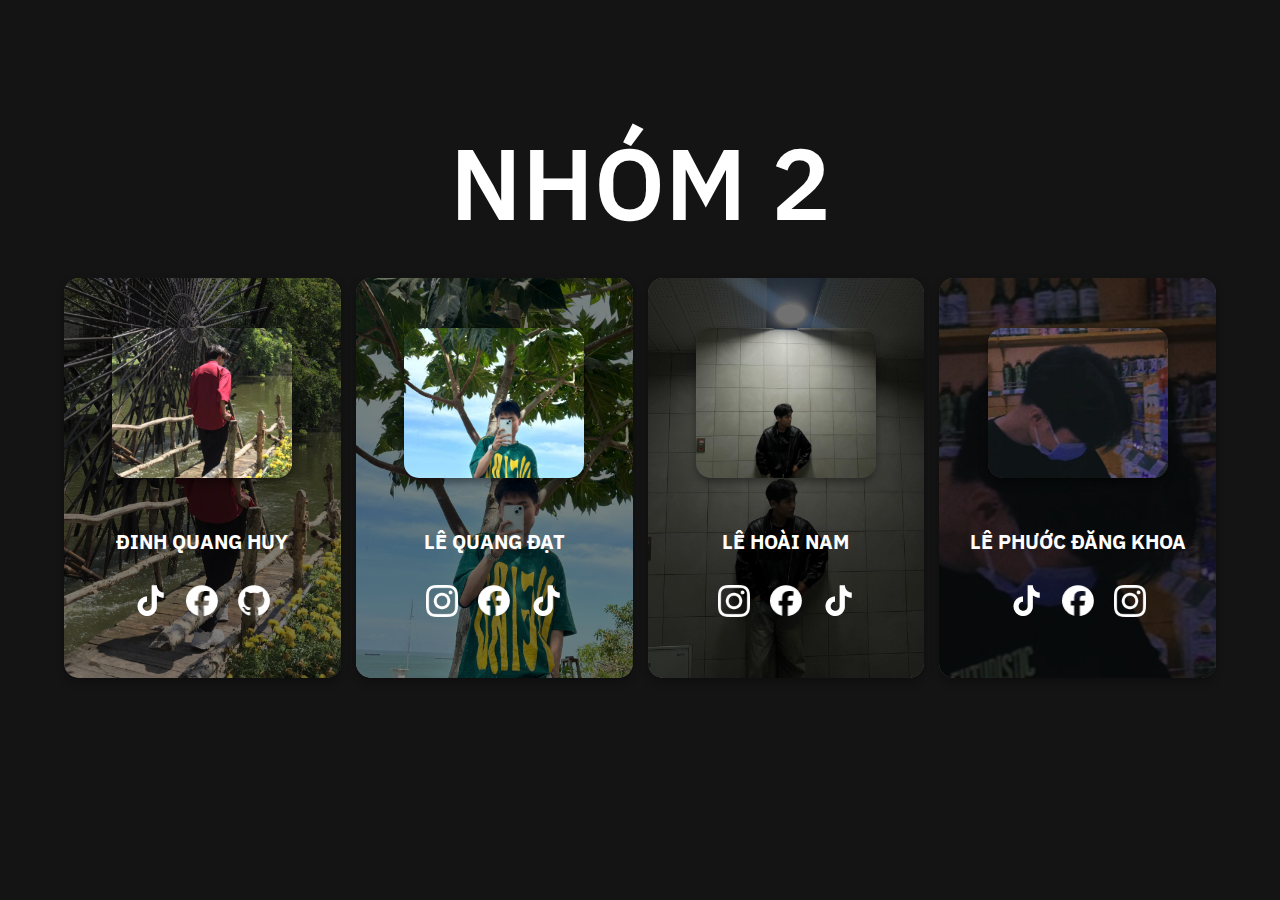
<file: trangchu/trangchu.html>
<!DOCTYPE html>
<html lang="en">
<head>
    <meta charset="UTF-8">
    <meta name="viewport" content="width=device-width, initial-scale=1.0">
    <title>Nhóm 2</title>
    <link rel="stylesheet" href="trangchu.css">
    <link href="https://fonts.googleapis.com/css2?family=IBM+Plex+Sans:wght@400;600;700&display=swap" rel="stylesheet">
    <script src="trangchu.js" defer></script> 
</head>
<body>
    <div class="container">
        <h1>NHÓM 2</h1>
        <div class="card-grid">
            <div class="card" data-href="../qhuy/qhuy.html">
                <div class="card-background">
                    <img src="../qhuy/images/avt.jpg" alt="Background">
                    <div class="background-overlay"></div>
                </div>
                <div class="card-content">
                    <div class="card-image-container">
                        <div class="card-image">
                            <img src="../qhuy/images/avt.jpg" alt="Đinh Quang Huy">
                        </div>
                    </div>
                    <div class="card-info">
                        <h2>ĐINH QUANG HUY</h2>
                        <div class="social-icons">
                            <a href="https://www.tiktok.com/@shcatrk?_t=ZS-8x5yKlESNR2&_r=1" target="_blank">
                                <img src="../qhuy/images/tiktok.png" alt="TikTok">
                            </a>
                            <a href="https://www.facebook.com/shcatrk?mibextid=ZbWKwL" target="_blank">
                                <img src="../qhuy/images/facebook.png" alt="Facebook">
                            </a>
                            <a href="https://github.com/QuangHuy8905" target="_blank">
                                <img src="../qhuy/images/github.png" alt="GitHub">
                            </a>
                        </div>
                    </div>
                </div>
            </div>
            <div class="card" data-href="../qdat/qdat.html">
                <div class="card-background">
                    <img src="../qdat/images/avatar.jpg" alt="Background"> <div class="background-overlay"></div>
                </div>
                <div class="card-content">
                    <div class="card-image-container">
                        <div class="card-image">
                            <img src="../qdat/images/avatar.jpg" alt="Lê Quang Đạt"> </div>
                    </div>
                    <div class="card-info">
                        <h2>LÊ QUANG ĐẠT</h2>
                        <div class="social-icons">
                            <a href="https://www.instagram.com/wd_luuki/" target="_blank">
                                <img src="../qhuy/images/instagram.png" alt="Instagram">
                            </a>
                            <a href="https://www.facebook.com/quang.at.58827/" target="_blank">
                                <img src="../qhuy/images/facebook.png" alt="Facebook">
                            </a>
                            <a href="https://www.tiktok.com/@anhchanggmayman?lang=en" target="_blank">
                                <img src="../qhuy/images/tiktok.png" alt="TikTok">
                            </a>
                        </div>
                    </div>
                </div>
            </div>
           <div class="card" data-href="../hnam/hnam.html">
                <div class="card-background">
                    <img src="../hnam/images/main.jpg" alt="Background"> <div class="background-overlay"></div>
                </div>
                <div class="card-content">
                    <div class="card-image-container">
                        <div class="card-image">
                            <img src="../hnam/images/main.jpg" alt="Lê Hoài Nam"> </div>
                    </div>
                    <div class="card-info">
                        <h2>LÊ HOÀI NAM</h2>
                        <div class="social-icons">
                            <a href="https://www.instagram.com/b_y.bien/" target="_blank">
                                <img src="../qhuy/images/instagram.png" alt="Instagram">
                            </a>
                            <a href="https://www.facebook.com/BoyBien19" target="_blank">
                                <img src="../qhuy/images/facebook.png" alt="Facebook">
                            </a>
                           <a href="https://www.tiktok.com/@boybien1925" target="_blank">
                                <img src="../qhuy/images/tiktok.png" alt="TikTok">
                            </a>
                            </div>
                    </div>
                </div>
            </div>
            <div class="card" data-href="../dkhoa/dkhoa.html">
                <div class="card-background">
                    <img src="../dkhoa/images/avt1.jpg" alt="Background">
                    <div class="background-overlay"></div>
                </div>
                <div class="card-content">
                    <div class="card-image-container">
                        <div class="card-image">
                            <img src="../dkhoa/images/avt1.jpg" alt="Lê Phước Đăng Khoa">
                        </div>
                    </div>
                    <div class="card-info">
                        <h2>LÊ PHƯỚC ĐĂNG KHOA</h2>
                        <div class="social-icons">
                            <a href="https://www.tiktok.com/@guests0745" target="_blank">
                                <img src="../qhuy/images/tiktok.png" alt="TikTok">
                            </a>
                            <a href="https://www.facebook.com/khoadang.lee05/" target="_blank">
                                <img src="../qhuy/images/facebook.png" alt="Facebook">
                            </a>
                            <a href="https://www.instagram.com/leedankhoa.31/" target="_blank">
                                <img src="../qhuy/images/instagram.png" alt="Instagram">
                            </a>
                        </div>
                    </div>
                </div>
            </div>
        </div>
    </div>
</body>
</html>
</file>
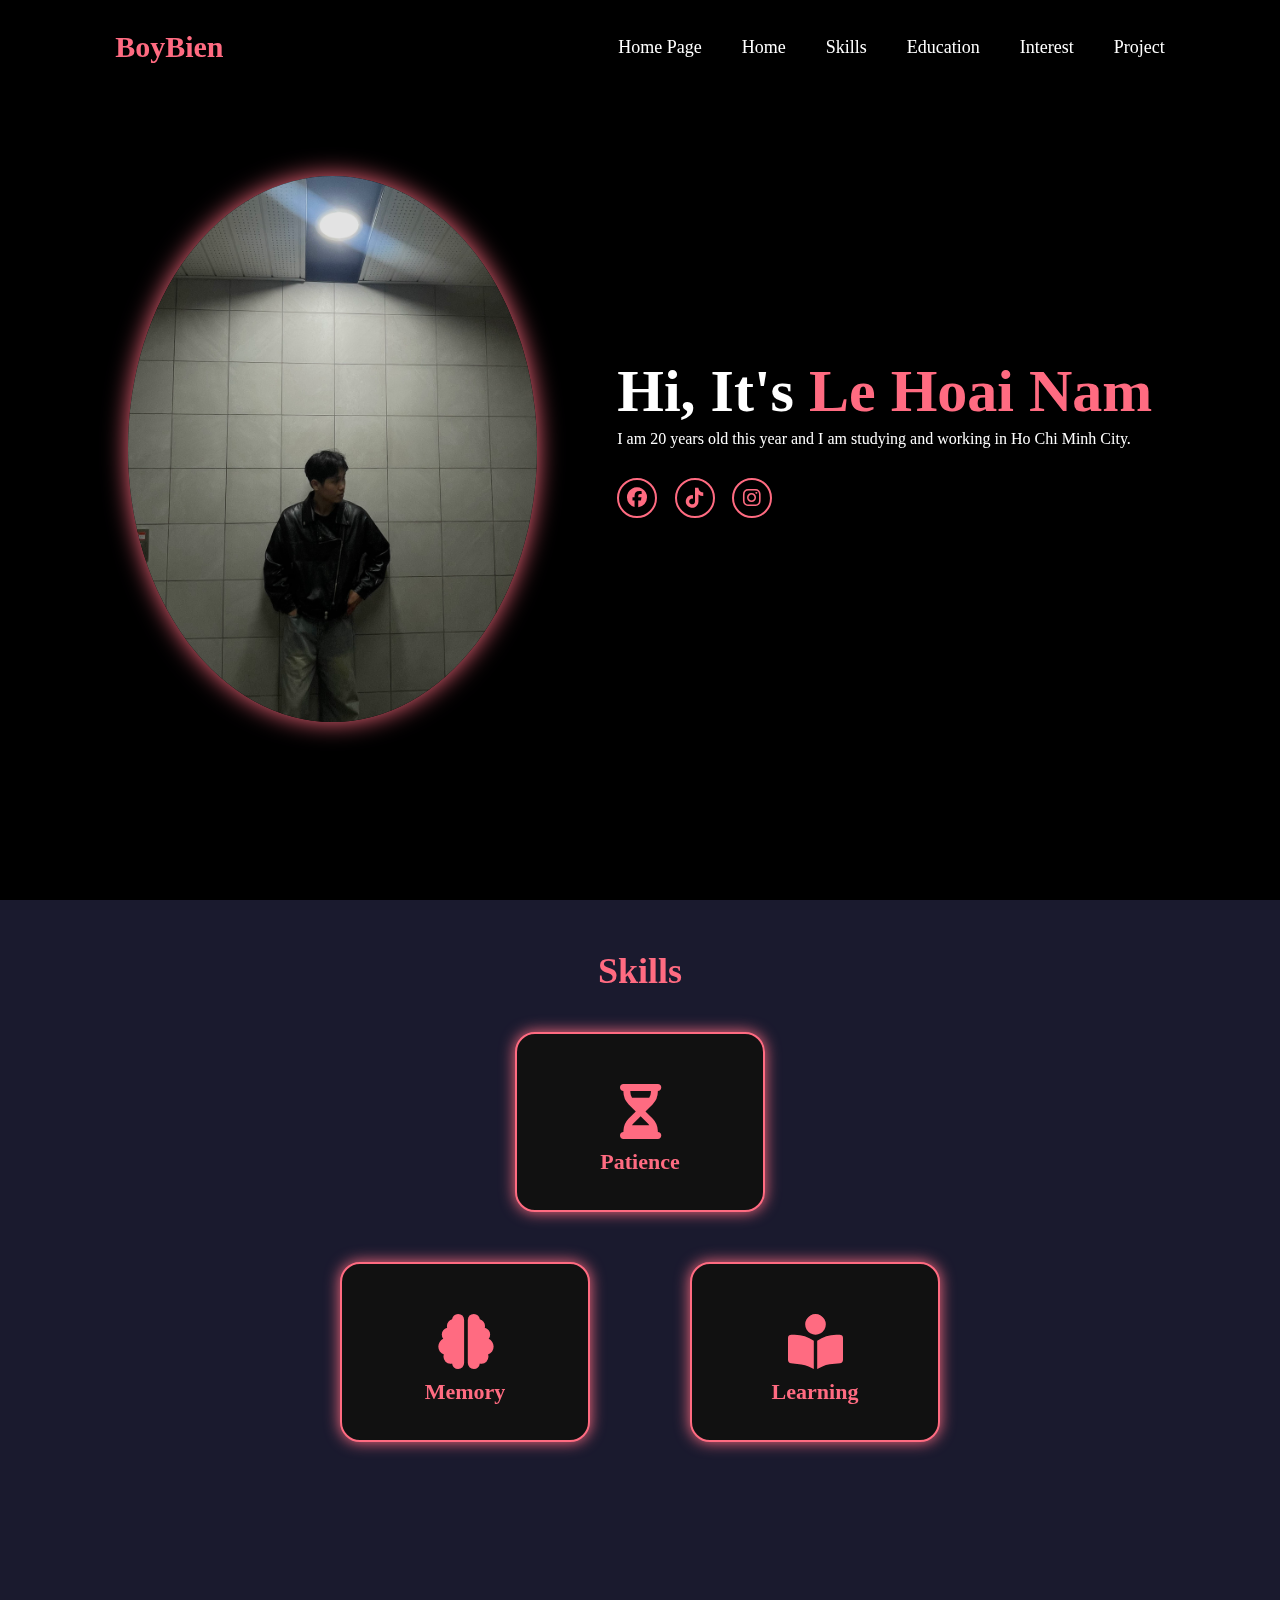
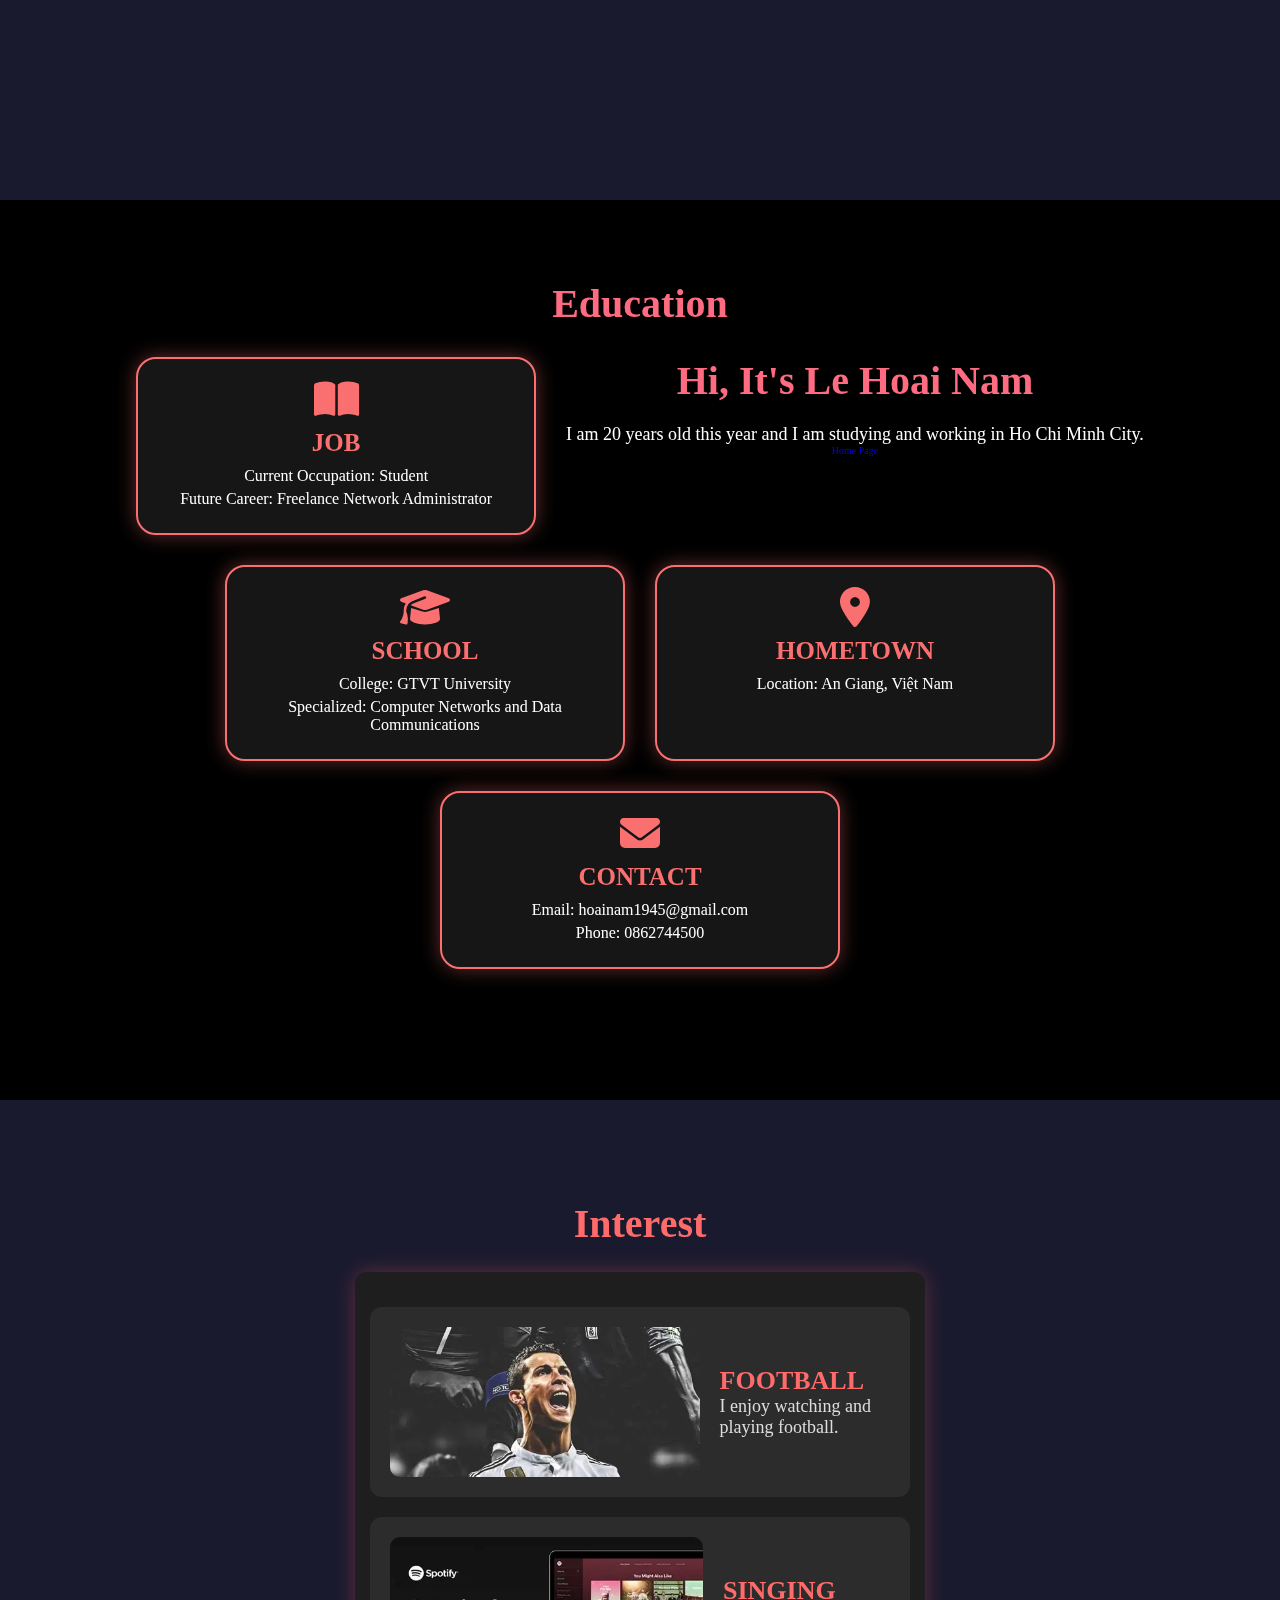
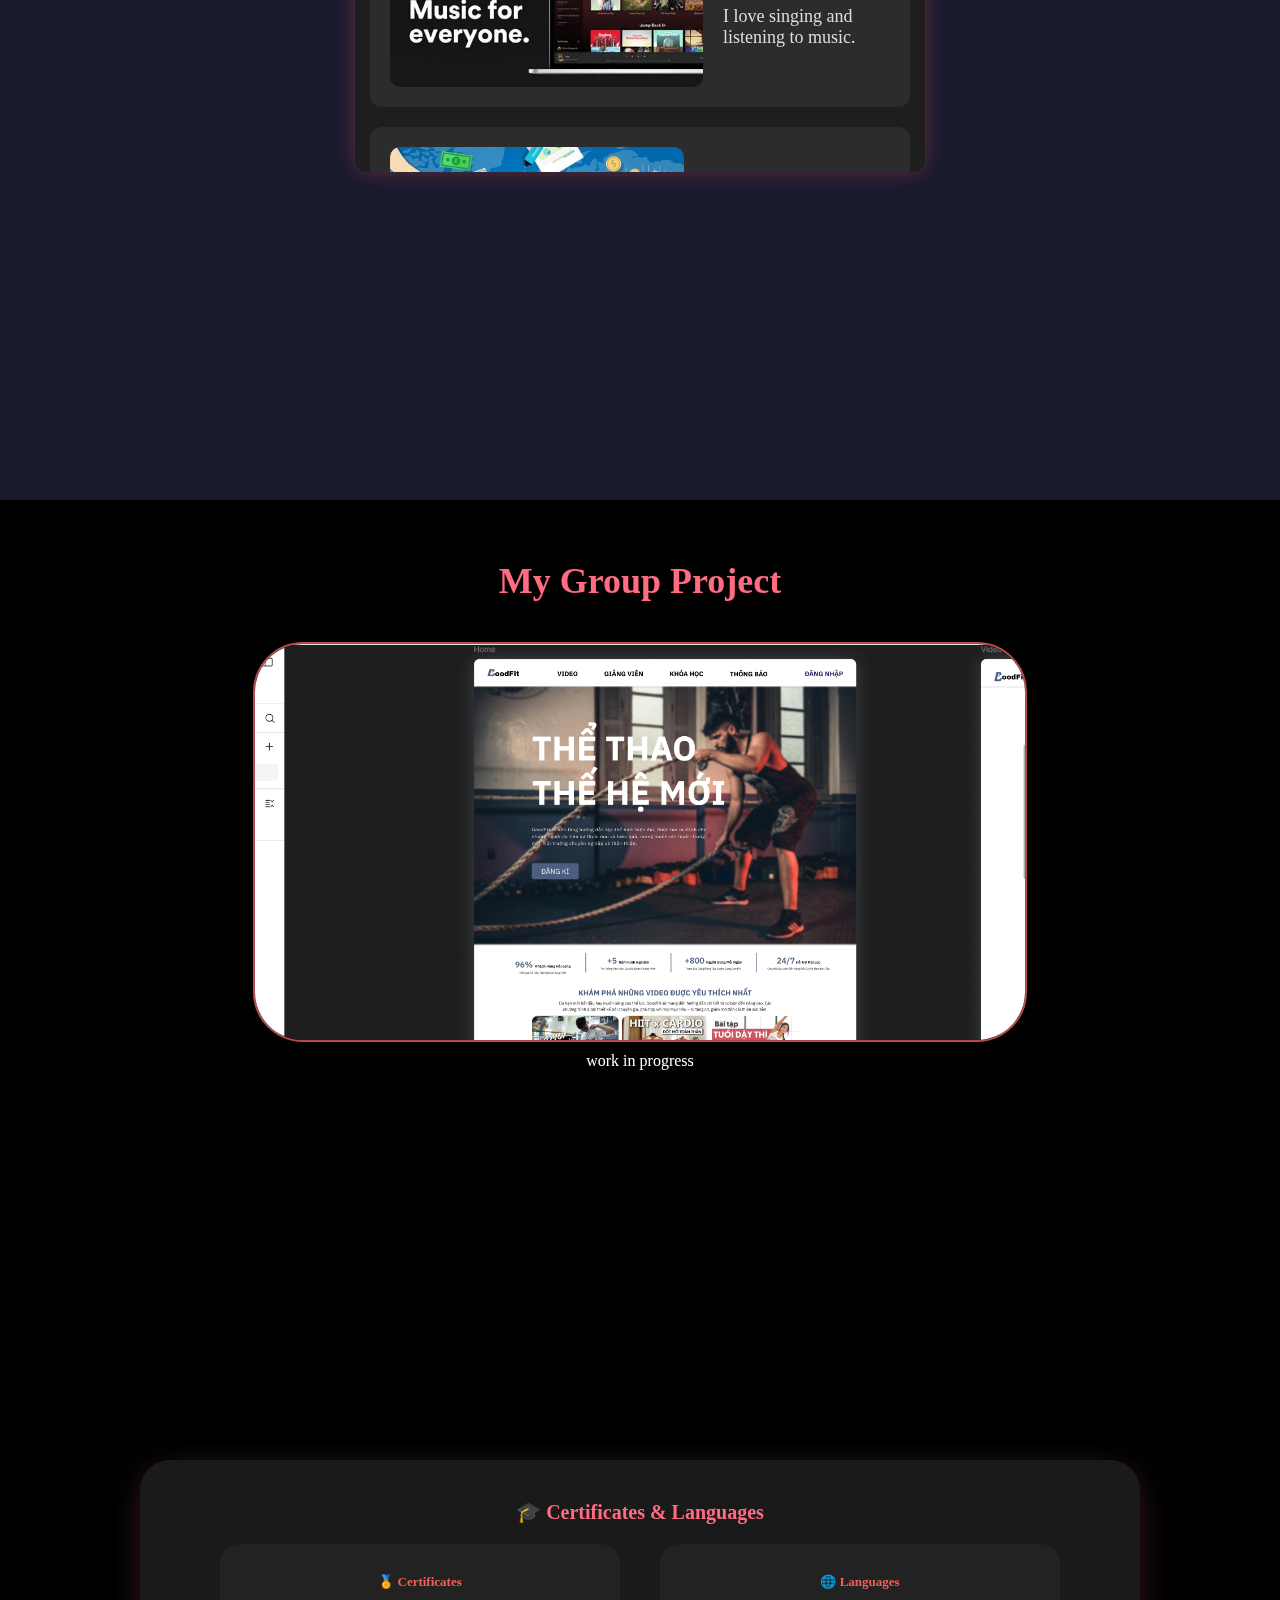
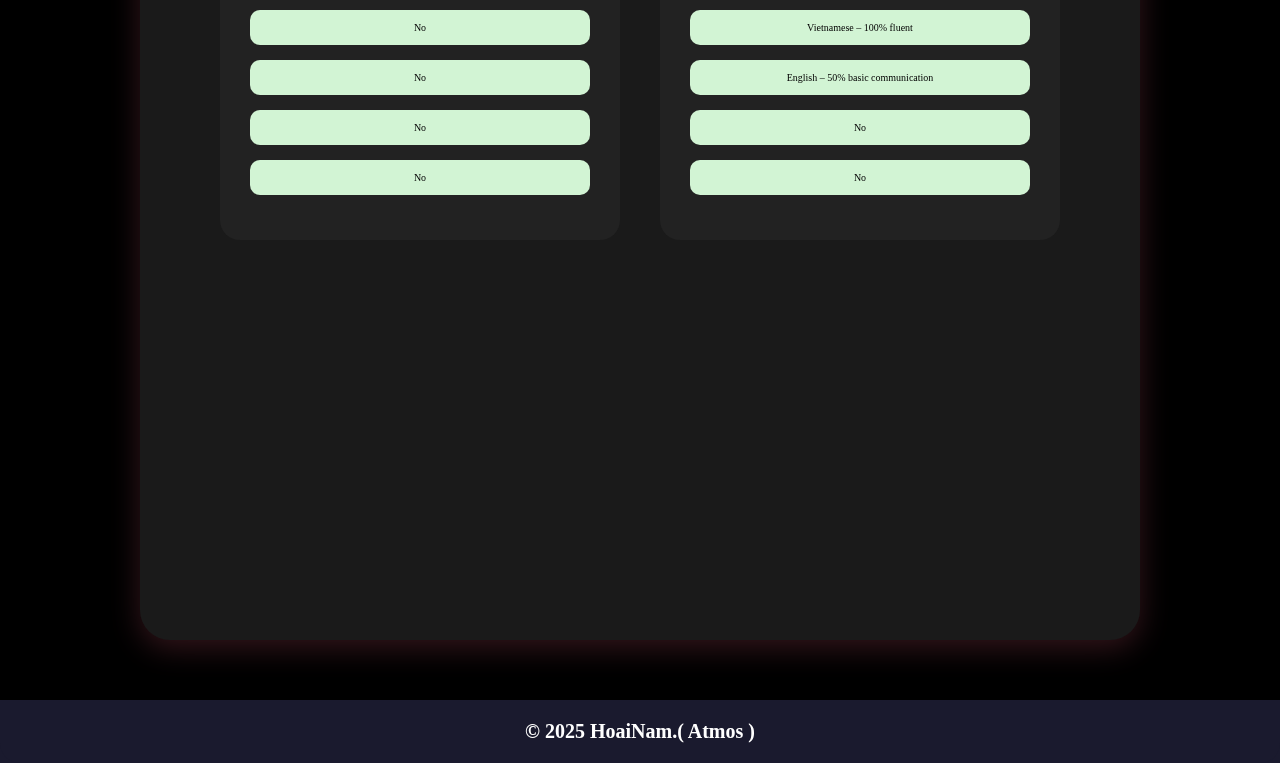
<file: Group2_Portfolio/hnam/hnam.html>
﻿<!DOCTYPE html>
<html lang="en">

<head>
    <meta charset="UTF-8">
    <meta name="viewport" content="width=device-width, initial-scale=1.0">
    <title>Portfolio Website</title>
    <link rel="stylesheet" href="https://cdnjs.cloudflare.com/ajax/libs/font-awesome/6.5.2/css/all.min.css">
    <link rel="stylesheet" href="hnam.css">
    <style>
        html {
            scroll-behavior: smooth;
        }
    </style>
</head>

<body>
    <header>
        <a href="#" class="logo">BoyBien</a>
        <nav>
            <ul class="menu">
                <li><a href="../trangchu/trangchu.html">Home Page</a></li>  
                <li><a href="#home">Home</a></li>
                <li><a href="#skills">Skills</a></li>
                <li><a href="#education">Education</a></li>
                <li><a href="#interest">Interest</a></li>
                <li><a href="#project">Project</a></li>
            </ul>
        </nav>

    </header>

    <!-- Home Section -->
    <section class="home" id="home">
        <div class="home-img">
            <img src="images/main.jpg" alt="">
        </div>
        <div class="home-content">
            <h1>Hi, It's <span>Le Hoai Nam</span></h1>
            <p>I am 20 years old this year and I am studying and working in Ho Chi Minh City.</p>
            <div class="social-icons">
                <a href="https://www.facebook.com/BoyBien19" target="_blank"><i class="fa-brands fa-facebook"></i></a>
                <a href="https://www.tiktok.com/@boybien1925" target="_blank"><i class="fa-brands fa-tiktok"></i></a>
                <a href="https://www.instagram.com/b_y.bien/" target="_blank"><i class="fa-brands fa-instagram"></i></a>
            </div>
        </div>
    </section>

    <!-- Skills Section -->
    <section id="skills">
        <h2 class="section-title">Skills</h2>
        <div class="triangle-skills">
            <div class="skill-row top">
                <div class="skill-box">
                    <i class="fas fa-hourglass-half"></i>
                    <p>Patience</p>
                </div>
            </div>
            <div class="skill-row bottom">
                <div class="skill-box">
                    <i class="fas fa-brain"></i>
                    <p>Memory</p>
                </div>
                <div class="skill-box">
                    <i class="fas fa-book-reader"></i>
                    <p>Learning</p>
                </div>
            </div>
        </div>
    </section>



    <!-- Education Section -->
    <section id="education" class="section">
        <h1><span>Education</span></h1>
        <div class="edu-container">
            <div class="edu-box">
                <i class="fa-solid fa-book-open"></i>
                <h3>JOB</h3>
                <p>Current Occupation: Student</p>
                <p>Future Career: Freelance Network Administrator</p>
            </div>

            <div class="intro">
                <h1>Hi, It's <span class="highlight">Le Hoai Nam</span></h1>
                <p>I am 20 years old this year and I am studying and working in Ho Chi Minh City.</p>
                <div class="social-icons">
                    <!-- Mạng xã hội -->
                </div>
                <a href="#home" class="btn-home">Home Page</a> <!-- Nút mới -->
            </div>

            <div class="edu-box">
                <i class="fa-solid fa-graduation-cap"></i>
                <h3>SCHOOL</h3>
                <p>College: GTVT University</p>
                <p>Specialized: Computer Networks and Data Communications</p>
            </div>
            <div class="edu-box">
                <i class="fa-solid fa-location-dot"></i>
                <h3>HOMETOWN</h3>
                <p>Location: An Giang, Việt Nam</p>
            </div>

            <div class="edu-box">
                <i class="fa-solid fa-envelope"></i>
                <h3>CONTACT</h3>
                <p>Email: hoainam1945@gmail.com</p>
                <p>Phone: 0862744500</p>
            </div>

        </div>
    </section>

    <!-- Contact Section -->
    <section id="interest" class="interest">
        <h2>Interest</h2>
        <div class="interest-scroll-box">
            <div class="interest-item">
                <img src="images/football.jpg" alt="Football">
                <div>
                    <h3>FOOTBALL</h3>
                    <p>I enjoy watching and playing football.</p>
                </div>
            </div>
            <div class="interest-item">
                <img src="images/music.jpg" alt="Singing">
                <div>
                    <h3>SINGING</h3>
                    <p>I love singing and listening to music.</p>
                </div>
            </div>
            <div class="interest-item">
                <img src="images/economics.jpg" alt="Economics">
                <div>
                    <h3>ECONOMICS</h3>
                    <p>I have a strong interest in economic studies.</p>
                </div>
            </div>
        </div>
    </section>
    <!-- Project Section -->
    <section id="project" class="project-section">
        <h2 class="section-title">My Group Project</h2>
        <div class="project-container">
            <div class="project-item">
                <img src="images/project.jpg" alt="Project 1">
                <p class="project-caption">work in progress</p>
            </div>
        </div>
    </section>

    <section class="certificate-section">
        <div class="certificate-box">
            <h2>🎓 Certificates & Languages</h2>

            <div class="cert-lang-grid">
                <!-- Khung chứng chỉ -->
                <div class="cert-box">
                    <h3>🏅 Certificates</h3>
                    <ul>
                        <li>No</li>
                        <li>No</li>
                        <li>No</li>
                        <li>No</li>
                    </ul>
                </div>

                <!-- Khung ngôn ngữ -->
                <div class="lang-box">
                    <h3>🌐 Languages</h3>
                    <ul>
                        <li>Vietnamese – 100% fluent</li>
                        <li>English – 50% basic communication</li>
                        <li>No</li>
                        <li>No</li>
                    </ul>
                </div>
            </div>
        </div>
    </section>




    </section>
    <footer class="footer">
        © 2025 HoaiNam.( Atmos )
    </footer>
     <script src="hnam.js"></script>

</body>
</html>
</file>
<file: trangchu.css>
body {
    background-color: #323232;
    color: #fff;
    font-family: 'IBM Plex Sans', sans-serif;
    margin: 0;
    display: flex;
    flex-direction: column;
    align-items: center;
    justify-content: flex-start;
    min-height: 100vh;
    padding-top: 50px;
    box-sizing: border-box;
    position: relative;
}

body::before {
    content: '';
    position: absolute;
    top: 0;
    left: 0;
    width: 100%;
    height: 100%;
    background-color: rgba(0, 0, 0, 0.6);
    z-index: -1;
}

.container {
    width: 90%;
    max-width: 1200px;
    text-align: center;
}

h1 {
    margin-bottom: 30px;
    font-size: 100px;
    font-weight: 600;
}

.card-grid {
    display: grid;
    grid-template-columns: repeat(auto-fit, minmax(250px, 1fr));
    gap: 15px;
    margin-top: 20px;
}

.card {
    background-color: #444;
    border-radius: 15px;
    overflow: hidden;
    box-shadow: 0 4px 8px rgba(0, 0, 0, 0.3);
    transition: transform 0.3s ease-in-out;
    position: relative;
    display: flex;
    flex-direction: column;
    align-items: center;
    height: 400px;
}

.card:hover {
    transform: translateY(-5px);
}

.card-background {
    position: absolute;
    top: 0;
    left: 0;
    width: 100%;
    height: 100%;
    overflow: hidden;
    z-index: 0;
    border-radius: 15px;
}

.card-background img {
    width: 100%;
    height: 100%;
    object-fit: cover;
}

.card-background .background-overlay {
    position: absolute;
    top: 0;
    left: 0;
    width: 100%;
    height: 100%;
    background-color: rgba(0, 0, 0, 0.5);
}

.card-content {
    position: relative;
    z-index: 1;
    display: flex;
    flex-direction: column;
    align-items: center;
    width: 100%;
    height: 100%;
    text-align: center;
    padding-top: 250px; /* ĐIỀU CHỈNH: Tăng padding-top để đẩy tên và icon xuống dưới */
    box-sizing: border-box;
}

.card-image-container {
    width: 180px;
    height: 150px;
    overflow: hidden;
    position: absolute;
    top: 50px; /* Giữ nguyên vị trí ảnh đại diện */
    left: 50%;
    transform: translateX(-50%);
    margin-bottom: 15px;
    border-radius: 15px;
    box-shadow: 0 4px 8px rgba(0, 0, 0, 0.4);
    background-color: #444;
    z-index: 2;
}

.card-image {
    width: 100%;
    height: 100%;
}

.card-image img {
    width: 100%;
    height: 100%;
    object-fit: cover;
    display: block;
    border-radius: 0;
}

.card-info {
    width: 100%;
    margin-top: 0px;
}

.card-info h2 {
    margin-top: 0;
    margin-bottom: 30px; /* Giữ nguyên khoảng cách với icon */
    font-size: 20px;
    font-weight: bold;
    white-space: nowrap;
    overflow: hidden;
    text-overflow: ellipsis;
    color: #fff;
}

.social-icons {
    display: flex;
    justify-content: center;
    gap: 20px; /* Giữ nguyên khoảng cách giữa các icon */
    margin-top: 0;
}

.social-icons a {
    display: inline-block;
    padding: 0;
    transition: transform 0.3s ease-in-out;
}

.social-icons a:hover {
    transform: scale(1.1);
}

.social-icons img {
    width: 32px;
    height: 32px;
    vertical-align: middle;
    opacity: 1;
}

.placeholder-card {
    height: 400px;
    background-color: rgba(85, 85, 85, 0.5);
    display: flex;
    justify-content: center;
    align-items: center;
    color: #bbb;
    font-size: 1.2em;
    border-radius: 15px;
    border: 2px dashed #777;
    padding: 20px;
    text-align: center;
}
</file>
<file: dkhoa/dkhoa.css>
@import url('https://fonts.googleapis.com/css2?family=Poppins:wght@100;200;300;400;500;600&display=swap');
* {
  margin: 0;
  padding: 0;
  box-sizing: border-box;
  text-decoration: none;
  border: none;
  outline: none;
  scroll-behavior: smooth;
  font-family: 'Poppins', sans-serif;
}

:root {
  --bg-color: #000000;
  --second-bg-color: #161616;
  --text-color: #fff;
  --main-color: #7b4bb7;
}
html {
  font-size: 62.5%;
  overflow-x: hidden;
}
body {
  background: var(--bg-color);
  font-family: "Poppins", sans-serif;
  color: var(--text-color);
}
html::-webkit-scrollbar-thumb {
  background: var(--main-color);
}

.header {
  position: fixed;
  top: 0;
  left: 0;
  width: 100%;
  padding: 3rem 9%;
  background: rgba(0, 0, 0, 0.7);
  filter: drop-shadow(10px);
  display: flex;
  justify-content: space-between;
  align-items: center;
  z-index: 100;
}
.logo {
  font-size: 3rem;
  color: var(--main-color);
  font-weight: 800;
  cursor: pointer;
  transition: 0.5s ease;
}
.logo:hover {
  transform: scale(1.1);
}
.navbar a {
  font-size: 1.8rem;
  color: var(--text-color);
  margin-left: 4rem;
  font-weight: 500;
  transition: 0.3s ease;
  border-bottom: 3px solid transparent;
}
.navbar a:hover,
.navbar a.active {
  color: var(--main-color);
  border-bottom: 3px solid var(--main-color);
}
#menu-icon {
  font-size: 3.6rem;
  color: var(--main-color);
  display: none;
}
@media (max-width:995px) {
  #menu-icon {
    display: block;
  }
  .navbar {
    position: absolute;
    top: 100%;
    right: 0;
    width: 40%;
    border-left: 3px solid var(--main-color);
    border-bottom: 3px solid var(--main-color);
    border-bottom-left-radius: 2rem;
    padding: 1rem 3%;
    background-color: var(--second-bg-color);
    border-top: 0.1rem solid rgba(0, 0, 0, 0.1);
    display: none;
  }
  .navbar.active {
    display: block;
  }
  .navbar a {
    display: block;
    font-size: 2rem;
    margin: 3rem 0;
  }
  .navbar a:hover,
  .navbar a.active {
    padding: 1rem;
    border-radius: 0.5rem;
    border-bottom: 0.5rem solid var(--main-color);
  }
}

section {
  min-height: 100vh;
  padding: 5rem 9% 5rem;
}
.home {
  display: flex;
  justify-content: center;
  align-items: center;
  gap: 8rem;
  background: var(--bg-color);
}
.home .home-content h1{
  font-size: 6rem;
  font-weight: 700;
  line-height: 1.3;
}
span {
  color: var(--main-color);
}
.home-content h3 {
  font-size: 4rem;
  margin-bottom: 1rem;
  font-weight: 700;
}
.home-img {
  border-radius: 50%;
}
.home-img img {
  position: relative;
  width: 32vw;
  border-radius: 50%;
  box-shadow: 0 0 25px var(--main-color);
  cursor: pointer;
}
.home-img img:hover{
  transform: scale(1.01);
  filter: drop-shadow( 0 0 25px var(--main-color));
}
.home-content p{
  font-size: 1.8rem;
  font-weight: 500;
}
.social-icon a{
  display: inline-flex;
  justify-content: center;
  align-items: center;
  width: 4rem;
  height: 4rem;
  background: transparent;
  border: 0.2rem solid var(--main-color);
  font-size: 2rem;
  border-radius: 50%;
  color: var(--main-color);
  margin: 3rem 1.5rem 3rem 0;
  transition: 0.3s ease;
}
.social-icon a:hover {
  color: black;
  transform: scale(1.3)translateY(-5px);
  background: var(--main-color);
  box-shadow: 0 0 25px var(--main-color);
}
.btn {
  display: inline-block;
  padding: 1rem 2.8rem;
  background: var(--bg-color);
  border-radius: 4rem;
  font-size: 1.6rem;
  color: var(--main-color);
  border: 2px solid var(--main-color);
  letter-spacing: 0.1rem;
  font-weight: 600;
  transition: 0.3s ease;
  cursor: pointer;
}
.btn:hover {
  transform: scale(1.03);
  background-color: var(--main-color);
  color: black;
  box-shadow: 0 0 25px var(--main-color);
}
.typing-text {
  font-size: 34px;
  font-weight: 600;
  min-width: 280px;
}
.typing-text span {
  position: relative;
}
.typing-text span::before{
  content: 'Software Developer Hẹ Hẹ';
  color: var(--main-color);
  animation: words 20s infinite;
}
.typing-text span::after {
  content: '';
  background: var(--bg-color);
  position: absolute;
  width: calc(100% + 8px);
  height: 100%;
  border-left: 3px solid var(--bg-color);
  right: -8;
  animation: cursor 0.6s infinite, typing 20s steps(14) infinite;
}
@keyframes cursor {
  to {
    border-left: 3px solid var(--main-color);
  }
}
@keyframes words {
  0%, 20% {
    content: 'Web Developer';
  }
  21%, 40% {
    content: 'Software Developer';
  }
  41%, 60% {
    content: 'Web Designer';
  }
  61%, 80% {
    content: 'Photographer';
  }
  81%, 100% {
    content: 'Gamer';
  }
}
@keyframes typing {
  10%, 15%,
  30%, 35%,
  50%, 55%,
  70%, 75%,
  90%, 95% {
    width: 0;
  }
  5%, 20%,
  25%, 40%,
  45%, 60%,
  65%, 80%, 85%{
    width: calc(100% + 8px);
  }
}
@media (max-width:1000px) {
  .home {
    gap: 4rem;
  }
}
@media (max-width:995px) {
  .home {
    flex-direction: column;
    margin: 5rem 4rem;
  }
  .home .home-content h3 {
    font-size: 2.5rem;
  }
  .home-content h1 {
    font-size: 5rem;
  }
  .home-img img {
    width: 70vw;
    margin-top: 4rem;
  }
}

/* services section */

.services {
  background: var(--second-bg-color);
}
.heading {
  text-align: center;
  font-size: 4rem;
  font-weight: 700;
  color: var(--text-color);
  margin-bottom: 4rem;
  position: relative;
}
.heading::after {
  content: '';
  display: block;
  width: 8rem;
  height: 0.4rem;
  background: var(--main-color);
  margin: 1rem auto 0;
  border-radius: 2rem;
}
.services-container {
  display: grid;
  grid-template-columns: repeat(3, 1fr);
  align-items: center;
  gap: 2.5rem;
}
.services-box {
  background-color: var(--main-color);
  height: 250px;
  border-radius: 3rem;
  cursor: pointer;
  transition: 0.3s ease;
}
.services-box:hover {
  background: transparent;
  color: var(--text-color);
  transform: scale(1.03);
  border: 1px solid var(--main-color);
}
.services-box .services-info {
  display: flex;
  flex-direction: column;
  text-align: left;
  max-height: 200px;
  justify-content: center;
  align-items: center;
  padding: 5rem;
}
.services-info h4 {
  font-size: 2.5rem;
  font-weight: 500;
  margin-bottom: 1rem;
}
.services-info p{
  font-size: 1.6rem;
  font-weight: 400;
  max-height: 100px;
  margin: auto;
}
@media (max-width:991px) {
  section {
    padding: 10rem 3% 2rem;
  }
  .services{
    padding-bottom: 7rem;
  }
}
@media (max-width:895px){
  .services h2{
    margin-bottom: 3rem;
  }
  .services-container {
    grid-template-columns: repeat(1,1fr);
  }
}

/* skills section */

.skills {
  background: var(--bg-color);
}
.skills .container {
  background: #e1352c54;
  color: var(--text-color);
  border-radius: 1rem;
  padding: 2rem;
  width: 70%;
  margin: auto;
  margin-top: 2rem;
}
.skills .container .row {
  display: grid;
  grid-template-columns: repeat(6, 1fr);
  flex-wrap: wrap;
  gap: 1.8rem;
}
.skills .container .bar {
  margin-bottom: 15px;
  padding: 10px;
  border-radius: 1rem;
  background: var(--bg-color);
  box-shadow: 0 4px 10px var(--main-color);
  transition: 0.3s ease;
  cursor: pointer;
}
.skills .container .bar:hover {
  box-shadow: 0 4px 10px var(--main-color);
  transform: scale(1.03);
}
.skills .container .bar .info {
  display: flex;
  flex-direction: column;
  align-items: center;
  gap: 1rem;
  margin-left: 1rem;
}
.skills .container .bar .info span{
  font-size: 2rem;
  font-weight: 500;
  margin-left: 0.5rem;
}
@media screen and (max-width:600px) {
  .skills .container {
    margin: 0;
    padding: 0;
  }
  .skills .container .row {
    grid-template-columns: repeat(2, 1fr);
    margin: 1rem;
    padding: 2rem 0.2rem 2rem 0.2rem;
    gap: 1rem;
  }
  .skills .container {
    margin-top: 5px;
    width: 100%;
  }
}

/* education */

.education {
  background: var(--second-bg-color);
}
.education .timeline {
  position: relative;
  max-width: 1200px;
  margin: 0 auto;
}
.education .timeline::after{
  content: '';
  position: absolute;
  width: 6px;
  background: rgb(90, 64, 64);
  top: 0;
  bottom: 0;
  left: 50%;
  margin-left: -3px;
  z-index: -2px;
}
.education .container {
  padding: 10px 40px;
  position: relative;
  background-color: inherit;
  width: 50%;
}
.education .container::after {
  content: '\f501';
  position: absolute;
  width: 25px;
  height: 25px;
  line-height: 25px;
  right: -17px;
  background-color: rgb(252, 252, 252);
  border: 4px solid var(--main-color);
  top: 15px;
  border-radius: 50%;
  z-index: 100;
  font-size: 1.89rem;
  text-align: center;
  font-weight: 600;
  font-family: "Font Awesome\ 5 Free";
  color: rgb(90, 64, 64);
}
.education .left {
  left: 0;
}
.education .right {
  left: 50%;
}
.education .left::before {
  content: '';
  height: 0;
  position: absolute;
  top: 22px;
  width: 0;
  z-index: 1;
  right: 30px;
  border: medium solid var(--main-color);
  border-width: 10px 0 10px 10px;
  border-color: transparent transparent transparent var(--main-color);
}
.education .right::before {
  content: '';
  height: 0;
  position: absolute;
  top: 22px;
  width: 0;
  z-index: 1;
  right: 30px;
  border: medium solid var(--main-color);
  border-width: 10px 0 10px 10px;
  border-color: transparent var(--main-color) transparent transparent;
}
.education .right::after {
  left: -16px;
}
.education .content {
  background: var(--main-color);
  position: relative;
  border-radius: 6px;
}
.education .content .tag {
  font-size: 1.5rem;
  padding-top: 1.5rem;
  padding-left: 1.5rem;
}
.education .content .decs {
  margin-left: 1.5rem;
  padding-bottom: 1rem;
}
.education .content .decs h3 {
  font-size: 1.5rem;
  font-weight: 600;
}
.education .content .decs p {
  font-size: 1.3rem;
  font-weight: 500;
}

@media screen and (max-width:600px) {
  .education .timeline {
    margin-top: 2rem;
  }
  .education .timeline::after {
    left: 31px;
  }
  .education .container {
    width: 100%;
    padding-left: 8rem;
    padding-right: 2rem;
  }
  .education .container::after{
    font-size: 2.2rem;
  }
  .education .container::before {
    left: 61px;
    border: medium solid var(--main-color);
    border-width: 10px 10px 10px 0;
    border-color: transparent var(--main-color) transparent transparent;
  }
  .education .left::after {
    left: 15px;
  }
  .education .right::after {
    left: 15px;
  }
  .education .right {
    left: 0%;
  }
}


/* Contact section */
.contact h2 {
  margin-bottom: 3rem;
  color: white;
}
.contact form {
  max-width: 70rem;
  margin: 1rem auto;
  margin-bottom: 3rem;
  text-align: center;
}
.contact form .input-box {
  display: flex;
  justify-content: center;
  flex-wrap: wrap;
}
.contact form .input-box .input,
.contact form textarea {
  width: 100%;
  padding: 1.5rem;
  font-size: 1.6rem;
  color: var(--text-color);
  background: var(--bg-color);
  border-radius: 0.8rem;
  border: 2px solid var(--main-color);
  margin: 1rem 0;
  resize: none;
}
.contact form .btn {
  margin-top: 2rem;
}

/* Footer section */

.footer {
  position: relative;
  bottom: 0;
  width: 100%;
  padding: 40px 0;
  background-color: var(--main-color);
}
.footer .social {
  text-align: center;
  padding-bottom: 25px;
  color: black;
}
.footer .social a {
  font-size: 25px;
  color: black;
  border: 2px solid black;
  width: 42px;
  height: 42px;
  display: inline-block;
  text-align: center;
  border-radius: 50%;
  margin: 0 10px;
  transition: 0.3s ease;
}
.footer .social a:hover {
  transform: scale(1.2)translateY(-5px);
  background: black;
  color: var(--main-color);
}
.footer ul {
  margin-top: 0;
  padding: 0;
  font-size: 1.8;
  margin-bottom: 0;
  text-align: center;
}
.footer ul li a {
  color: black;
  border-bottom: 3px solid transparent;
  transition: 0.3s ease;
}
.footer ul li a:hover {
  border-bottom: 3px solid black;
}
.footer ul li {
  display: inline-block;
  padding: 0 15px;
}
.footer .copyright {
  margin-top: 50px;
  text-align: center;
  font-size: 16px;
  color: black;
}
@media(max-width:1285px) {
  html {
    font-size: 55%;
  }
  .services-container {
    padding-bottom: 7rem;
    grid-template-columns: repeat(2, 1fr);
    margin: 0 5rem;
  }
}
@media(max-width:991px) {
  .header {
    padding: 2rem 3%;
  }
  section {
    padding: 10rem 3% 2rem;
  }
  .services {
    padding-bottom: 7rem;
  }
  .footer {
    padding: 2rem 3%;
  }
}

/* Nút quay về trang chủ */
.home-button {
    position: fixed; /* Giữ vị trí cố định */
    top: 2rem;       /* Cách lề trên 2rem */
    right: 3rem;     /* Cách lề phải 3rem */
    display: flex;   /* Để căn giữa icon */
    justify-content: center;
    align-items: center;
    width: 4.5rem;    /* Kích thước nút */
    height: 4.5rem;
    background: var(--main-color); /* Màu nền */
    color: var(--text-color);      /* Màu icon */
    border-radius: 50%;            /* Bo tròn thành hình tròn */
    font-size: 2.2rem;             /* Kích thước icon */
    transition: all 0.3s ease-in-out; /* Hiệu ứng chuyển động */
    z-index: 101; /* Đảm bảo nằm trên header và các phần tử khác */
    box-shadow: 0 0 10px rgba(0, 0, 0, 0.5); /* Đổ bóng */
}

.home-button:hover {
    transform: scale(1.1); /* Phóng to khi hover */
    background: var(--text-color); /* Đổi màu nền */
    color: var(--main-color);      /* Đổi màu icon */
    box-shadow: 0 0 15px var(--main-color); /* Đổi bóng */
}

/* Điều chỉnh lại nếu nút home-button bị chồng lên menu-icon trên màn hình nhỏ */
@media (max-width: 995px) {
    .home-button {
        top: 1.5rem;
        right: 8rem; /* Dịch sang trái để không chồng lên menu-icon */
        width: 4rem;
        height: 4rem;
        font-size: 2rem;
    }
}

/* Nếu menu-icon cũng ở bên phải, cần điều chỉnh thêm để tránh chồng chéo */
@media (max-width: 600px) {
    .home-button {
        right: 6rem; /* Điều chỉnh thêm cho màn hình siêu nhỏ */
    }
}
</file>
<file: hnam/hnam.css>
﻿@import url('https://fonts.googleapis.com/css2?family=Poppins:wght@100;200;300;400;500;600&display=swap');

* {
    margin: 0;
    padding: 0;
    box-sizing: border-box;
    text-decoration: none;
    border: none;
    outline: none;
}

html {
    font-size: 62.5%;
}

body {
    width: 100%;
    height: 100vh;
    overflow-x: hidden;
    background-color: #1a1a2e;
    color: white;
}

header {
    margin-top: 20px;
    position: fixed;
    top: 0;
    left: 0;
    width: 100%;
    padding: 1rem 9%;
    background-color: transparent;
    filter: drop-shadow(10px);
    display: flex;
    justify-content: space-between;
    align-items: center;
    z-index: 100;
}

.logo {
    font-size: 3rem;
    color: #ff6b81;
    font-weight: 800;
    cursor: pointer;
    transition: 0.5s ease;
}

    .logo:hover {
        transform: scale(1.1);
    }

nav a {
    font-size: 1.8rem;
    color: white;
    margin-left: 4rem;
    font-weight: 500;
    transition: 0.3s ease;
    border-bottom: 3px solid transparent;
}

    nav a:hover,
    nav a.active {
        color: #ff6b81;
        border-bottom: 3px solid #ff6b81;
    }

@media(max-width:995px) {
    nav {
        position: absolute;
        display: none;
        top: 0;
        right: 0;
        width: 40%;
        border-left: 3px solid #ff6b81;
        border-bottom: 3px solid #ff6b81;
        border-bottom-left-radius: 2rem;
        padding: 1rem solid;
        background-color: #161616;
        border-top: 0.1rem solid rgba(0,0,0,0.1);
    }

        nav.active {
            display: block;
        }

        nav a {
            display: block;
            font-size: 2rem;
            margin: 3rem 0;
        }

            nav a:hover,
            nav a.active {
                padding: 1rem;
                border-radius: 0.5rem;
                border-bottom: 0.5rem solid #ff6b81;
            }
}   

section {
    min-height: 100vh;
    padding: 5rem 9% 5rem;
}

.home {
    display: flex;
    justify-content: center;
    align-items: center;
    gap: 8rem;
    background-color: black;
}

    .home .home-content h1 {
        font-size: 6rem;
        font-weight: 700;
        line-height: 1.3;
    }

span {
    color: #ff6b81;
}

.home-content h3 {
    font-size: 4rem;
    margin-bottom: 1rem;
    font-weight: 700;
}

.home-content p {
    font-size: 1.6rem;
}

.home-img {
    border-radius: 50%;
}

    .home-img img {
        position: relative;
        width: 32vw;
        border-radius: 50%;
        box-shadow: 0 0 25px #ff6b81;
        cursor: pointer;
        transition: 0.2s linear;
    }

        .home-img img:hover {
            transform: scale(1.05);
        }

.social-icons a {
    display: inline-flex;
    justify-content: center;
    align-items: center;
    width: 4rem;
    height: 4rem;
    background-color: transparent;
    border: 0.2rem solid #ff6b81;
    font-size: 2rem;
    border-radius: 50%;
    margin: 3rem 1.5rem 3rem 0;
    transition: 0.3s ease;
    color: #ff6b81;
}

    .social-icons a:hover {
        color: black;
        transform: scale(1.3) translateY(-5px);
        background-color: #ff6b81;
        box-shadow: 0 0 25px #ff6b81;
    }

.btn {
    display: inline-block;
    padding: 1rem 2.8rem;
    background-color: black;
    border-radius: 4rem;
    font-size: 1.6rem;
    color: #ff6b81;
    letter-spacing: 0.3rem;
    font-weight: 600;
    border: 2px solid #ff6b81;
    transition: 0.3s ease;
    cursor: pointer;
}

    .btn:hover {
        transform: scale(1.05);
        background-color: #ff6b81;
        color: black;
        box-shadow: 0 0 25px #ff6b81;
    }

.typing-text {
    font-size: 34px;
    font-weight: 600;
    min-width: 280px;
}

    .typing-text span::before {
        content: "software Developer";
        color: #ff6b81;
        animation: words 20s infinite;
    }

    .typing-text span::after {
        content: "";
        background-color: black;
        position: absolute;
        width: calc(100% + 8px);
        height: 100%;
        border-left: 3px solid black;
        right: -8;
        animation: cursor 0.6s infinite;
    }

@keyframes cursor {
    to {
        border-left: 3px solid #ff6b81;
    }
}

@keyframes words {
    0%, 20% {
        content: "Web Developer";
    }

    21%, 40% {
        content: "Developer";
    }

    41%, 60% {
        content: "Web Designer";
    }

    61%, 80% {
        content: "Youtuber";
    }

    81%, 100% {
        content: "Script Writer";
    }
}

@media (max-width: 1000px) {
    .home {
        gap: 4rem;
    }
}

@media(max-width:995px) {
    .home {
        flex-direction: column;
        margin: 5rem 4rem;
    }

        .home .home-content h3 {
            font-size: 2.5rem;
        }

    .home-content h1 {
        font-size: 5rem;
    }

    .home-img img {
        width: 70vw;
        margin-top: 4rem;
    }
}

.section {
    padding: 8rem 9% 4rem;
    background-color: black;
    color: white;
    text-align: center;
}

    .section h1 {
        font-size: 4rem;
        margin-bottom: 2rem;
        color: #ff6b81;
    }

    .section p {
        font-size: 1.8rem;
        max-width: 800px;
        margin: 0 auto;
    }

.skill-container {
    display: flex;
    justify-content: center;
    flex-wrap: wrap;
    gap: 40px;
}

.skills-section {
    text-align: center;
    padding: 50px 0;
}

.section-title {
    text-align: center;
    font-size: 36px;
    color: #ff6b81;
    margin-bottom: 40px;
}

.triangle-skills {
    display: flex;
    flex-direction: column;
    align-items: center;
    gap: 50px;
}

.skill-row {
    display: flex;
    justify-content: center;
    gap: 100px;
}

.skill-box {
    font-size: 22px;
    width: 250px;
    height: 180px;
    background-color: #111;
    border: 2px solid #ff6b81;
    border-radius: 20px;
    text-align: center;
    padding: 50px;
    color: #ff6b81;
    box-shadow: 0 0 15px #ff6b81;
    transition: transform 0.3s ease;
    font-weight: 600;
}

    .skill-box:hover {
        transform: scale(1.08);
        background-color: #1f1f1f;
        box-shadow: 0 0 25px #ff6b81;
    }

    .skill-box i {
        font-size: 55px;
        margin-bottom: 10px;
        color: #ff6b81;
    }

.edu-container {
    display: flex;
    flex-wrap: wrap;
    justify-content: center;
    gap: 3rem;
    margin-top: 3rem;
}

.edu-box {
    width: 400px;
    background-color: #161616;
    border: 2px solid #fa7070;
    border-radius: 2rem;
    padding: 2rem;
    color: white;
    text-align: center;
    transition: 0.3s ease;
    box-shadow: 0 0 20px rgba(250, 112, 112, 0.4);
}

    .edu-box i {
        font-size: 4rem;
        color: #fa7070;
        margin-bottom: 1rem;
        transition: 0.3s ease;
    }

    .edu-box h3 {
        font-size: 2.5rem;
        color: #fa7070;
        margin-bottom: 1rem;
    }

    .edu-box p {
        font-size: 1.6rem;
        margin: 0.5rem 0;
    }

    .edu-box:hover {
        transform: translateY(-5px) scale(1.03);
        background-color: #fa7070;
        color: black;
        box-shadow: 0 0 25px #fa7070;
    }

        .edu-box:hover i,
        .edu-box:hover h3 {
            color: black;
        }

.interest {
    text-align: center;
    margin: 50px auto;
    max-width: 800px;
}

    .interest h2 {
        font-size: 40px;
        margin-bottom: 25px;
        color: #ff6b6b;
    }

.interest-scroll-box {
    height: 500px;
    overflow-y: auto;
    padding: 15px;
    border-radius: 12px;
    background-color: #1e1e1e;
    box-shadow: 0 0 20px rgba(255, 99, 99, 0.3);
    scroll-behavior: smooth;
}

.interest-item {
    background-color: #2c2c2c;
    color: white;
    margin: 20px 0;
    padding: 20px;
    border-radius: 12px;
    text-align: left;
    display: flex;
    gap: 20px;
    align-items: center;
}

    .interest-item img {
        width: 100%;
        height: 150px;
        object-fit: cover;
        border-radius: 10px;
    }

    .interest-item h3 {
        margin: 0;
        font-size: 26px;
        color: #ff6b6b;
    }

    .interest-item p {
        font-size: 18px;
        color: #ddd;
    }

#project {
    text-align: center;
    padding: 60px 20px;
    background-color: black;
}

.project-container {
    display: flex;
    justify-content: center;
    flex-wrap: wrap;
    gap: 20px;
}

.project-card {
    background-color: #222;
    border-radius: 12px;
    box-shadow: 0 0 15px rgba(255, 107, 129, 0.3);
    padding: 10px;
    width: 500px;
    height: 300px;
    overflow: hidden;
}

    .project-card img {
        width: 100%;
        height: 100%;
        object-fit: cover;
        border-radius: 8px;
    }
.project-item {
    display: flex;
    flex-direction: column;
    align-items: center;
}

.project-caption {
    font-size: 1.6rem;
    color: #fff;
    margin-top: 1rem;
    text-align: center;
}
.project-item img {
    width: 100%;
    height: 400px; 
    border-radius: 5rem; 
    border: 2px solid #b74b4b; 
    object-fit: cover; 
}

.certificate-section {
    display: flex;
    justify-content: center;
    padding: 60px 20px;
    background-color: #000; /* màu nền web */
}

.certificate-box {
    background-color: #1a1a1a;
    padding: 40px;
    border-radius: 30px;
    box-shadow: 0 8px 30px rgba(255, 105, 135, 0.2);
    width: 100%;
    max-width: 1000px;
    color: #fff;
    text-align: center;
}

.certificate-box h2 {
    color: #ff6b81;
    font-size: 2rem;
    margin-bottom: 2rem;
}

.cert-lang-grid {
    display: flex;
    flex-wrap: wrap;
    gap: 40px;
    justify-content: center;
}

.cert-box, .lang-box {
    background-color: #222; /* ✅ Bổ sung dòng này */
    border-radius: 20px;
    padding: 30px;
    width: 100%;
    max-width: 400px;
}

.cert-box h3, .lang-box h3 {
    color: #f25f5c;
    margin-bottom: 20px;
    font-size: 1.3rem;
}

.cert-box ul, .lang-box ul {
    list-style: none;
    padding: 0;
    margin: 0;
}

.cert-box li, .lang-box li {
    background-color: #d2f4d4;
    color: #000;
    border-radius: 10px;
    margin-bottom: 15px;
    padding: 12px 20px;
    font-weight: 500;
}


.footer {
    background-color: #1a1a2e;
    color: white;
    text-align: center;
    padding: 20px 0;
    border-bottom-left-radius: 20px;
    border-bottom-right-radius: 20px;
    font-size: 20px;
    font-weight: bold;
}

.menu {
    list-style: none;
    display: flex;
    gap: -5px;
    justify-content: center; /* hoặc flex-start nếu bạn muốn canh trái */
    padding: 0;
    margin: 0;
}

    .menu li a {
        text-decoration: none;
        color: white;
        font-size: 18px;
        font-weight: 500;
        transition: color 0.3s;
    }

        .menu li a:hover,
        .menu li a.active {
            color: #e75480;
            border-bottom: 2px solid #e75480;
        }
</file>
<file: qhuy/qhuy.css>
/* 1. Cài đặt chung & Biến CSS */
:root {
    --background-dark: #323232;
    --text-light: #f0f0f0;
    --text-medium: #d0d0d0;
    --accent-blue-dark: #0011FF;
    --accent-blue-light: #54D7FF;
    --line-color: #626262;
    --progress-track-color: #444;
    --facebook-blue: #0866FF;
    --github-black: #000000;
    --white: #FFFFFF;

    /* Font Sizes */
    --font-size-sm: 12px;
    --font-size-md: 14px;
    --font-size-lg: 16px;
    --font-size-xl: 18px;
    --font-size-h3-sm: 20px;
    --font-size-h3-lg: 29px;
    --font-size-h2-h3-mobile: 35px;
    --font-size-h1-mobile: 36px;
    --font-size-h2-h3-tablet: 45px;
    --font-size-h1-desktop: 50px;
    --font-size-h2-h3-desktop: 55px;
    --font-size-skill-value-desktop: 56px;
    --font-size-project-title: 24px;
}

body {
    margin: 0;
    padding: 0;
    background-color: var(--background-dark);
    font-family: 'IBM Plex Sans', sans-serif;
    color: var(--text-light);
    display: flex;
    justify-content: center;
    align-items: flex-start;
    min-height: 100vh;
    box-sizing: border-box;
}

.main-container {
    width: 100%;
    max-width: 1200px;
    padding: 40px;
    box-sizing: border-box;
}

.portfolio-content {
    background-color: var(--background-dark);
    border-radius: 10px;
    overflow: hidden;
}

/* 2. Header Profile */
.profile-header {
    display: flex;
    align-items: flex-start;
    gap: 40px;
    padding: 40px;
}

.profile-image {
    flex-shrink: 0; /* Ngăn ảnh co lại */
    width: 350px;
    height: 350px;
    border-radius: 8px;
    overflow: hidden;
    box-shadow: 0 4px 15px rgba(0, 0, 0, 0.4);
}

.profile-image img {
    width: 100%;
    height: 100%;
    object-fit: cover; /* Đảm bảo ảnh lấp đầy khung */
    display: block;
}

.personal-info {
    flex-grow: 1;
}

.personal-info h1 {
    font-size: var(--font-size-h1-desktop);
    font-weight: 600;
    color: var(--text-light);
    margin-top: 0;
    margin-bottom: 20px;
}

.personal-info p {
    font-size: var(--font-size-md);
    font-weight: 400;
    color: var(--text-medium);
    line-height: 1.6;
    margin-bottom: 15px;
}

/* 3. Phần Thông tin Chi tiết */
.detail-info-section {
    display: flex;
    align-items: center;
    justify-content: center;
    margin-top: 60px;
    margin-bottom: 40px;
    width: 100%;
    padding: 0 40px;
    box-sizing: border-box;
}

.detail-info-section h2 {
    font-size: var(--font-size-h2-h3-desktop);
    font-weight: 600;
    color: var(--text-light);
    white-space: nowrap; /* Ngăn tiêu đề xuống dòng */
    padding: 0 40px;
    flex-shrink: 0;
}

.detail-info-section::before,
.detail-info-section::after {
    content: '';
    flex-grow: 1; /* Đường kẻ mở rộng */
    height: 2px;
    background-color: var(--line-color);
}

/* 4. Mục Tiêu Nghề Nghiệp */
.career-goals {
    padding: 40px;
    margin-top: 40px;
    margin-bottom: 40px;
}

.career-goals h3 {
    font-size: var(--font-size-h2-h3-desktop);
    font-weight: 600;
    color: var(--text-light);
    margin-top: 0;
    margin-bottom: 40px;
    text-align: center;
}

.goal-item {
    display: flex;
    align-items: center;
    gap: 15px;
    margin-bottom: 20px;
}

.goal-item p {
    font-size: var(--font-size-xl);
    font-weight: 400;
    color: var(--text-light);
    flex-basis: 250px;
    margin: 0;
    flex-shrink: 0;
    text-align: left;
}

.progress-bar-container {
    flex-grow: 1;
    background-color: var(--progress-track-color);
    height: 10px;
    border-radius: 5px;
    overflow: hidden;
}

.progress-bar {
    height: 100%;
    background: linear-gradient(to right, var(--accent-blue-dark), var(--accent-blue-light));
    border-radius: 5px;
    width: 0;
    transition: width 1s ease-out; /* Hiệu ứng thanh tiến độ */
}

.progress-percentage {
    font-size: 14.5px;
    font-weight: 600;
    color: var(--text-light);
    flex-shrink: 0;
    width: 40px;
    text-align: right;
}

/* 5. Sở Thích */
.hobbies {
    padding: 40px;
    margin-top: 40px;
    margin-bottom: 40px;
}

.hobbies-header {
    display: flex;
    align-items: center;
    justify-content: flex-start;
    margin-bottom: 40px;
    gap: 60px;
}

.hobbies-header h3 {
    font-size: var(--font-size-h2-h3-desktop);
    font-weight: 600;
    color: var(--text-light);
    margin: 0;
    white-space: nowrap;
    flex-shrink: 0;
}

.hobbies-icons-inline {
    display: flex;
    align-items: center;
    gap: 40px;
    flex-grow: 1;
    flex-wrap: wrap; /* Cho phép xuống dòng */
    justify-content: center;
}

.hobby-item-inline {
    display: flex;
    flex-direction: column;
    align-items: center;
    text-align: center;
    flex-shrink: 0;
}

.hobby-item-inline i {
    font-size: 50px;
    color: var(--text-light);
    margin-bottom: 10px;
}

.hobby-item-inline p {
    font-size: var(--font-size-lg);
    font-weight: 400;
    color: var(--text-light);
    margin: 0;
    white-space: nowrap;
}

/* 6. Kĩ Năng */
.skills {
    padding: 40px;
    margin-top: 40px;
    margin-bottom: 40px;
}

.skills h3 {
    font-size: var(--font-size-h2-h3-desktop);
    font-weight: 600;
    color: var(--text-light);
    margin-top: 0;
    margin-bottom: 40px;
    text-align: center;
}

.skills-list {
    display: flex;
    gap: 80px;
    flex-wrap: wrap;
    justify-content: space-around;
}

.skill-item {
    display: flex;
    flex-direction: column;
    align-items: center;
    text-align: center;
    flex-shrink: 0;
    min-width: 160px;
    margin-bottom: 30px;
}

.circular-progress {
    position: relative;
    width: 160px;
    height: 160px;
    display: flex;
    justify-content: center;
    align-items: center;
    margin-bottom: 20px;
}

.progress-ring {
    transform: rotate(-90deg); /* Xoay để bắt đầu từ đỉnh */
    position: absolute;
    top: 0;
    left: 0;
}

.progress-ring-track {
    stroke: var(--progress-track-color);
}

.progress-ring-fill {
    stroke: url(#gradient-progress);
    stroke-linecap: round;
    transition: stroke-dashoffset 0.5s ease-out; /* Hiệu ứng vòng tròn */
}

.progress-value {
    position: absolute;
    font-size: var(--font-size-skill-value-desktop);
    font-weight: 600;
    color: var(--text-light);
}

.skill-item p {
    font-size: var(--font-size-lg);
    font-weight: 600;
    color: var(--text-light);
    margin: 0;
    white-space: nowrap;
}

/* 7. Ngôn Ngữ & Giải Thưởng */
.language-awards {
    display: flex;
    justify-content: space-between;
    padding: 40px;
    margin-top: 40px;
    gap: 80px;
}

.language-section,
.awards-section {
    flex: 1;
    min-width: 300px;
}

.language-section h3,
.awards-section h3 {
    font-size: var(--font-size-skill-value-desktop);
    font-weight: 600;
    color: var(--text-light);
    margin-top: 0;
    margin-bottom: 40px;
    position: relative;
}

.language-section h3::after,
.awards-section h3::after {
    content: '';
    position: absolute;
    bottom: -10px;
    left: 0;
    width: 100%;
    height: 2px;
    background-color: var(--line-color);
}

.language-item {
    display: flex;
    align-items: center;
    gap: 15px;
    margin-bottom: 20px;
}

.language-item p {
    font-size: var(--font-size-h3-lg);
    font-weight: 600;
    color: var(--text-light);
    flex-basis: 150px;
    margin: 0;
    flex-shrink: 0;
    white-space: nowrap;
}

.lang-progress-bar-container {
    flex-grow: 1;
    background-color: var(--progress-track-color);
    height: 2px;
    border-radius: 1px;
    overflow: hidden;
}

.lang-progress-bar {
    height: 100%;
    background: linear-gradient(to right, var(--accent-blue-dark), var(--accent-blue-light));
    border-radius: 1px;
    width: 0;
    transition: width 1s ease-out; /* Hiệu ứng thanh ngôn ngữ */
}

.lang-percentage {
    font-size: var(--font-size-md);
    font-weight: 600;
    color: var(--text-light);
    flex-shrink: 0;
    width: 40px;
    text-align: right;
}

.no-award-text {
    font-size: var(--font-size-h3-lg);
    font-weight: 600;
    color: var(--text-medium);
    line-height: 1.6;
    margin-top: 0;
}

/* 8. Dự Án Cá Nhân */
.personal-projects {
    padding: 40px;
    margin-top: 40px;
    margin-bottom: 40px;
}

.personal-projects h3 {
    font-size: var(--font-size-skill-value-desktop);
    font-weight: 600;
    color: var(--white);
    margin-top: 0;
    margin-bottom: 40px;
    position: relative;
    text-align: center;
}

.personal-projects h3::after {
    content: '';
    position: absolute;
    bottom: -10px;
    left: 50%;
    transform: translateX(-50%);
    width: 100%;
    height: 2px;
    background-color: var(--line-color);
}

.project-grid {
    display: grid;
    grid-template-columns: repeat(auto-fit, minmax(280px, 1fr)); /* Responsive 2 cột */
    gap: 20px;
}

.project-item {
    position: relative;
    cursor: pointer;
    overflow: hidden;
    border-radius: 8px;
    box-shadow: 0 4px 10px rgba(0, 0, 0, 0.3);
    background-color: #333;
    text-decoration: none;
    color: inherit;
}

.project-item img {
    width: 100%;
    height: 200px;
    object-fit: cover;
    display: block;
    transition: filter 0.3s ease; /* Hiệu ứng làm mờ ảnh */
}

.project-overlay {
    position: absolute;
    top: 0;
    left: 0;
    width: 100%;
    height: 100%;
    background-color: rgba(0, 0, 0, 0.7);
    display: flex;
    justify-content: center;
    align-items: center;
    opacity: 0;
    transition: opacity 0.3s ease;
    pointer-events: none;
}

.project-overlay h4 {
    color: var(--white);
    font-size: var(--font-size-project-title);
    font-weight: 600;
    text-align: center;
    padding: 10px;
    margin: 0;
    transform: translateY(20px);
    transition: transform 0.3s ease; /* Hiệu ứng trượt text */
}

.project-item:hover .project-overlay {
    opacity: 1;
    pointer-events: auto;
}

.project-item:hover .project-overlay h4 {
    transform: translateY(0);
}

.project-item:hover img {
    filter: brightness(0.5);
}

/* 9. Liên Hệ */
.contact-section {
    padding: 40px;
    margin-top: 40px;
    margin-bottom: 40px;
}

.contact-section h3 {
    font-size: var(--font-size-skill-value-desktop);
    font-weight: 600;
    color: var(--white);
    margin-top: 0;
    margin-bottom: 40px;
    position: relative;
    text-align: right;
}

.contact-section h3::after {
    content: '';
    position: absolute;
    bottom: -10px;
    right: 0;
    width: 100%;
    height: 2px;
    background-color: var(--line-color);
}

.contact-buttons {
    display: flex;
    justify-content: center;
    gap: 20px;
    margin-top: 40px;
    width: 100%;
    max-width: 600px;
    margin-left: auto;
    margin-right: auto;
}

.contact-button {
    display: flex;
    justify-content: center;
    align-items: center;
    flex-grow: 1;
    padding: 0;
    height: 90px;
    max-width: 180px;
    border-radius: 8px;
    text-decoration: none;
    color: var(--text-light);
    box-shadow: 0 4px 10px rgba(0, 0, 0, 0.3);
    transition: transform 0.2s ease-in-out; /* Hiệu ứng hover */
    overflow: hidden;
}

.contact-button:hover {
    transform: translateY(-5px);
}

.tiktok-button {
    background-color: var(--white);
}

.facebook-button {
    background-color: var(--facebook-blue);
}

.github-button {
    background-color: var(--github-black);
}

.contact-icon {
    max-width: 60%;
    max-height: 60%;
    display: block;
    margin: auto;
}

/* 10. Lightbox/Modal */
.lightbox {
    display: none;
    position: fixed;
    z-index: 1000;
    left: 0;
    top: 0;
    width: 100%;
    height: 100%;
    overflow: auto;
    background-color: rgba(0, 0, 0, 0.9);
    justify-content: center;
    align-items: center;
}

.lightbox-content {
    margin: auto;
    display: block;
    max-width: 90%;
    max-height: 90%;
    object-fit: contain;
    animation-name: zoom;
    animation-duration: 0.6s;
}

.close-button {
 position: absolute;
 top: 20px;
 left: 20px;
 background-color: var(--white);
 color: var(--background-dark);
 padding: 10px 20px;
 border-radius: 30px;
 text-decoration: none;
 font-weight: 600;
 font-size: var(--font-size-md);
 display: inline-block;
 transition: background-color 0.3s ease, color 0.3s ease;
 z-index: 10;
}

.close-button:hover {
 background-color: var(--background-dark);
 color: var(--white);
}
.close-button:focus {
    color: #bbb;
    text-decoration: none;
    cursor: pointer;
}

@keyframes zoom {
    from {transform: scale(0.1)}
    to {transform: scale(1)}
}

/* 11. Responsive Design */

@media (max-width: 900px) {
    .main-container { padding: 30px; }
    .profile-header {
        flex-direction: column;
        align-items: center;
        text-align: center;
        gap: 30px;
    }
    .profile-image { width: 300px; height: 300px; }
    .personal-info h1 { font-size: var(--font-size-h2-h3-tablet); }
    .personal-info p { max-width: 600px; margin: 0 auto 15px; }

    .detail-info-section, .detail-info-section h2 { padding: 0 20px; font-size: var(--font-size-h2-h3-tablet); }
    .career-goals h3 { font-size: var(--font-size-h2-h3-tablet); }
    .goal-item { flex-wrap: wrap; justify-content: center; text-align: center; gap: 10px; }
    .goal-item p { flex-basis: 100%; margin-bottom: 0px; font-size: var(--font-size-lg); }
    .progress-bar-container { flex-grow: 0; width: 70%; margin: 0 auto; }
    .progress-percentage { width: 100%; text-align: center; margin-top: 5px; }

    .hobbies-header { flex-direction: column; align-items: center; gap: 20px; margin-bottom: 30px; }
    .hobbies-header h3 { font-size: var(--font-size-h2-h3-tablet); width: 100%; }
    .hobbies-icons-inline { flex-wrap: wrap; justify-content: center; gap: 30px; width: 100%; }
    .hobby-item-inline i { font-size: 40px; }
    .hobby-item-inline p { font-size: var(--font-size-xl); }

    .skills h3 { font-size: var(--font-size-h2-h3-tablet); }
    .skills-list { gap: 50px; justify-content: center; }
    .skill-item { min-width: 140px; }
    .circular-progress { width: 140px; height: 140px; }
    .progress-ring, .progress-ring-track, .progress-ring-fill { width: 140px; height: 140px; stroke-width: 12; r: 60; cx: 70; cy: 70; }
    .progress-value { font-size: 48px; }
    .skill-item p { font-size: var(--font-size-xl); }

    .language-awards { flex-direction: column; gap: 40px; }
    .language-section, .awards-section { min-width: unset; }
    .language-section h3, .awards-section h3 { font-size: var(--font-size-h2-h3-tablet); }
    .language-item p, .no-award-text { font-size: var(--font-size-h3-lg); }
    .lang-percentage { font-size: var(--font-size-sm); }

    .personal-projects h3 { font-size: var(--font-size-h2-h3-tablet); }
    .project-grid { grid-template-columns: repeat(auto-fit, minmax(200px, 1fr)); }

    .contact-section h3 { font-size: var(--font-size-h2-h3-tablet); text-align: center; }
    .contact-section h3::after { left: 50%; transform: translateX(-50%); width: 80%; }
    .contact-buttons { justify-content: center; }
}

@media (max-width: 600px) {
    .main-container { padding: 20px; }
    .profile-header { padding: 20px; gap: 20px; }
    .profile-image { width: 200px; height: 200px; }
    .personal-info h1 { font-size: var(--font-size-h1-mobile); }
    .personal-info p { font-size: var(--font-size-md); }

    .detail-info-section, .detail-info-section h2 { padding: 0 15px; font-size: var(--font-size-h2-h3-mobile); }
    .career-goals h3 { font-size: var(--font-size-h2-h3-mobile); }
    .goal-item p { font-size: var(--font-size-md); }
    .progress-bar-container { height: 8px; }
    .progress-percentage { font-size: var(--font-size-sm); }

    .hobbies-header { font-size: var(--font-size-h2-h3-mobile); margin-bottom: 20px; }
    .hobbies-header h3 { font-size: var(--font-size-h2-h3-mobile); }
    .hobbies-icons-inline { gap: 20px; }
    .hobby-item-inline i { font-size: 30px; }
    .hobby-item-inline p { font-size: var(--font-size-lg); }

    .skills h3 { font-size: var(--font-size-h2-h3-mobile); margin-bottom: 30px; }
    .skills-list { gap: 30px; }
    .skill-item { min-width: 100px; }
    .circular-progress { width: 100px; height: 100px; }
    .progress-ring, .progress-ring-track, .progress-ring-fill { width: 100px; height: 100px; stroke-width: 8; r: 45; cx: 50; cy: 50; }
    .progress-value { font-size: 36px; }
    .skill-item p { font-size: var(--font-size-lg); }

    .language-awards { padding: 20px; gap: 30px; }
    .language-section h3, .awards-section h3 { font-size: var(--font-size-h2-h3-mobile); }
    .language-item p, .no-award-text { font-size: var(--font-size-h3-sm); }
    .lang-percentage { font-size: var(--font-size-sm); }

    .personal-projects h3 { font-size: var(--font-size-h2-h3-mobile); }
    .project-grid { grid-template-columns: 1fr; }

    .contact-section h3 { font-size: var(--font-size-h2-h3-mobile); }
    .contact-buttons { flex-direction: column; max-width: 300px; }
    .contact-button { width: 100%; max-width: unset; }

    .close-button { font-size: 30px; top: 10px; right: 20px; }
}

@media (max-width: 360px) {
    .main-container { padding: 10px; }
    .profile-header { padding: 10px; gap: 15px; }
    .profile-image { width: 150px; height: 150px; }
    .personal-info h1 { font-size: 30px; }
    .personal-info p { font-size: 12px; }

    .detail-info-section h2,
    .career-goals h3,
    .hobbies-header h3,
    .skills h3,
    .language-section h3,
    .awards-section h3,
    .personal-projects h3,
    .contact-section h3 {
        font-size: 28px;
    }
    .hobby-item-inline i { font-size: 25px; }
    .hobby-item-inline p { font-size: 14px; }

    .skill-item { min-width: 90px; }
    .circular-progress { width: 90px; height: 90px; }
    .progress-ring, .progress-ring-track, .progress-ring-fill { stroke-width: 7; r: 40; cx: 45; cy: 45; }
    .progress-value { font-size: 32px; }
    .skill-item p { font-size: 14px; }

    .language-item p, .no-award-text { font-size: 18px; }

    .contact-button { height: 70px; }
    .contact-icon { max-width: 50%; max-height: 50%; }
}
</file>
<file: trangchu/trangchu.css>
body {
    background-color: #323232;
    color: #fff;
    font-family: 'IBM Plex Sans', sans-serif;
    margin: 0;
    display: flex;
    flex-direction: column;
    align-items: center;
    justify-content: flex-start;
    min-height: 100vh;
    padding-top: 50px;
    box-sizing: border-box;
    position: relative;
}

body::before {
    content: '';
    position: absolute;
    top: 0;
    left: 0;
    width: 100%;
    height: 100%;
    background-color: rgba(0, 0, 0, 0.6);
    z-index: -1;
}

.container {
    width: 90%;
    max-width: 1200px;
    text-align: center;
}

h1 {
    margin-bottom: 30px;
    font-size: 100px;
    font-weight: 600;
}

.card-grid {
    display: grid;
    grid-template-columns: repeat(auto-fit, minmax(250px, 1fr));
    gap: 15px;
    margin-top: 20px;
}

.card {
    background-color: #444;
    border-radius: 15px;
    overflow: hidden;
    box-shadow: 0 4px 8px rgba(0, 0, 0, 0.3);
    transition: transform 0.3s ease-in-out;
    position: relative;
    display: flex;
    flex-direction: column;
    align-items: center;
    height: 400px;
}

.card:hover {
    transform: translateY(-5px);
}

.card-background {
    position: absolute;
    top: 0;
    left: 0;
    width: 100%;
    height: 100%;
    overflow: hidden;
    z-index: 0;
    border-radius: 15px;
}

.card-background img {
    width: 100%;
    height: 100%;
    object-fit: cover;
}

.card-background .background-overlay {
    position: absolute;
    top: 0;
    left: 0;
    width: 100%;
    height: 100%;
    background-color: rgba(0, 0, 0, 0.5);
}

.card-content {
    position: relative;
    z-index: 1;
    display: flex;
    flex-direction: column;
    align-items: center;
    width: 100%;
    height: 100%;
    text-align: center;
    padding-top: 250px; /* ĐIỀU CHỈNH: Tăng padding-top để đẩy tên và icon xuống dưới */
    box-sizing: border-box;
}

.card-image-container {
    width: 180px;
    height: 150px;
    overflow: hidden;
    position: absolute;
    top: 50px; /* Giữ nguyên vị trí ảnh đại diện */
    left: 50%;
    transform: translateX(-50%);
    margin-bottom: 15px;
    border-radius: 15px;
    box-shadow: 0 4px 8px rgba(0, 0, 0, 0.4);
    background-color: #444;
    z-index: 2;
}

.card-image {
    width: 100%;
    height: 100%;
}

.card-image img {
    width: 100%;
    height: 100%;
    object-fit: cover;
    display: block;
    border-radius: 0;
}

.card-info {
    width: 100%;
    margin-top: 0px;
}

.card-info h2 {
    margin-top: 0;
    margin-bottom: 30px; /* Giữ nguyên khoảng cách với icon */
    font-size: 20px;
    font-weight: bold;
    white-space: nowrap;
    overflow: hidden;
    text-overflow: ellipsis;
    color: #fff;
}

.social-icons {
    display: flex;
    justify-content: center;
    gap: 20px; /* Giữ nguyên khoảng cách giữa các icon */
    margin-top: 0;
}

.social-icons a {
    display: inline-block;
    padding: 0;
    transition: transform 0.3s ease-in-out;
}

.social-icons a:hover {
    transform: scale(1.1);
}

.social-icons img {
    width: 32px;
    height: 32px;
    vertical-align: middle;
    opacity: 1;
}

.placeholder-card {
    height: 400px;
    background-color: rgba(85, 85, 85, 0.5);
    display: flex;
    justify-content: center;
    align-items: center;
    color: #bbb;
    font-size: 1.2em;
    border-radius: 15px;
    border: 2px dashed #777;
    padding: 20px;
    text-align: center;
}
</file>
<file: Group2_Portfolio/hnam/hnam.css>
﻿@import url('https://fonts.googleapis.com/css2?family=Poppins:wght@100;200;300;400;500;600&display=swap');

* {
    margin: 0;
    padding: 0;
    box-sizing: border-box;
    text-decoration: none;
    border: none;
    outline: none;
}

html {
    font-size: 62.5%;
}

body {
    width: 100%;
    height: 100vh;
    overflow-x: hidden;
    background-color: #1a1a2e;
    color: white;
}

header {
    margin-top: 20px;
    position: fixed;
    top: 0;
    left: 0;
    width: 100%;
    padding: 1rem 9%;
    background-color: transparent;
    filter: drop-shadow(10px);
    display: flex;
    justify-content: space-between;
    align-items: center;
    z-index: 100;
}

.logo {
    font-size: 3rem;
    color: #ff6b81;
    font-weight: 800;
    cursor: pointer;
    transition: 0.5s ease;
}

    .logo:hover {
        transform: scale(1.1);
    }

nav a {
    font-size: 1.8rem;
    color: white;
    margin-left: 4rem;
    font-weight: 500;
    transition: 0.3s ease;
    border-bottom: 3px solid transparent;
}

    nav a:hover,
    nav a.active {
        color: #ff6b81;
        border-bottom: 3px solid #ff6b81;
    }

@media(max-width:995px) {
    nav {
        position: absolute;
        display: none;
        top: 0;
        right: 0;
        width: 40%;
        border-left: 3px solid #ff6b81;
        border-bottom: 3px solid #ff6b81;
        border-bottom-left-radius: 2rem;
        padding: 1rem solid;
        background-color: #161616;
        border-top: 0.1rem solid rgba(0,0,0,0.1);
    }

        nav.active {
            display: block;
        }

        nav a {
            display: block;
            font-size: 2rem;
            margin: 3rem 0;
        }

            nav a:hover,
            nav a.active {
                padding: 1rem;
                border-radius: 0.5rem;
                border-bottom: 0.5rem solid #ff6b81;
            }
}   

section {
    min-height: 100vh;
    padding: 5rem 9% 5rem;
}

.home {
    display: flex;
    justify-content: center;
    align-items: center;
    gap: 8rem;
    background-color: black;
}

    .home .home-content h1 {
        font-size: 6rem;
        font-weight: 700;
        line-height: 1.3;
    }

span {
    color: #ff6b81;
}

.home-content h3 {
    font-size: 4rem;
    margin-bottom: 1rem;
    font-weight: 700;
}

.home-content p {
    font-size: 1.6rem;
}

.home-img {
    border-radius: 50%;
}

    .home-img img {
        position: relative;
        width: 32vw;
        border-radius: 50%;
        box-shadow: 0 0 25px #ff6b81;
        cursor: pointer;
        transition: 0.2s linear;
    }

        .home-img img:hover {
            transform: scale(1.05);
        }

.social-icons a {
    display: inline-flex;
    justify-content: center;
    align-items: center;
    width: 4rem;
    height: 4rem;
    background-color: transparent;
    border: 0.2rem solid #ff6b81;
    font-size: 2rem;
    border-radius: 50%;
    margin: 3rem 1.5rem 3rem 0;
    transition: 0.3s ease;
    color: #ff6b81;
}

    .social-icons a:hover {
        color: black;
        transform: scale(1.3) translateY(-5px);
        background-color: #ff6b81;
        box-shadow: 0 0 25px #ff6b81;
    }

.btn {
    display: inline-block;
    padding: 1rem 2.8rem;
    background-color: black;
    border-radius: 4rem;
    font-size: 1.6rem;
    color: #ff6b81;
    letter-spacing: 0.3rem;
    font-weight: 600;
    border: 2px solid #ff6b81;
    transition: 0.3s ease;
    cursor: pointer;
}

    .btn:hover {
        transform: scale(1.05);
        background-color: #ff6b81;
        color: black;
        box-shadow: 0 0 25px #ff6b81;
    }

.typing-text {
    font-size: 34px;
    font-weight: 600;
    min-width: 280px;
}

    .typing-text span::before {
        content: "software Developer";
        color: #ff6b81;
        animation: words 20s infinite;
    }

    .typing-text span::after {
        content: "";
        background-color: black;
        position: absolute;
        width: calc(100% + 8px);
        height: 100%;
        border-left: 3px solid black;
        right: -8;
        animation: cursor 0.6s infinite;
    }

@keyframes cursor {
    to {
        border-left: 3px solid #ff6b81;
    }
}

@keyframes words {
    0%, 20% {
        content: "Web Developer";
    }

    21%, 40% {
        content: "Developer";
    }

    41%, 60% {
        content: "Web Designer";
    }

    61%, 80% {
        content: "Youtuber";
    }

    81%, 100% {
        content: "Script Writer";
    }
}

@media (max-width: 1000px) {
    .home {
        gap: 4rem;
    }
}

@media(max-width:995px) {
    .home {
        flex-direction: column;
        margin: 5rem 4rem;
    }

        .home .home-content h3 {
            font-size: 2.5rem;
        }

    .home-content h1 {
        font-size: 5rem;
    }

    .home-img img {
        width: 70vw;
        margin-top: 4rem;
    }
}

.section {
    padding: 8rem 9% 4rem;
    background-color: black;
    color: white;
    text-align: center;
}

    .section h1 {
        font-size: 4rem;
        margin-bottom: 2rem;
        color: #ff6b81;
    }

    .section p {
        font-size: 1.8rem;
        max-width: 800px;
        margin: 0 auto;
    }

.skill-container {
    display: flex;
    justify-content: center;
    flex-wrap: wrap;
    gap: 40px;
}

.skills-section {
    text-align: center;
    padding: 50px 0;
}

.section-title {
    text-align: center;
    font-size: 36px;
    color: #ff6b81;
    margin-bottom: 40px;
}

.triangle-skills {
    display: flex;
    flex-direction: column;
    align-items: center;
    gap: 50px;
}

.skill-row {
    display: flex;
    justify-content: center;
    gap: 100px;
}

.skill-box {
    font-size: 22px;
    width: 250px;
    height: 180px;
    background-color: #111;
    border: 2px solid #ff6b81;
    border-radius: 20px;
    text-align: center;
    padding: 50px;
    color: #ff6b81;
    box-shadow: 0 0 15px #ff6b81;
    transition: transform 0.3s ease;
    font-weight: 600;
}

    .skill-box:hover {
        transform: scale(1.08);
        background-color: #1f1f1f;
        box-shadow: 0 0 25px #ff6b81;
    }

    .skill-box i {
        font-size: 55px;
        margin-bottom: 10px;
        color: #ff6b81;
    }

.edu-container {
    display: flex;
    flex-wrap: wrap;
    justify-content: center;
    gap: 3rem;
    margin-top: 3rem;
}

.edu-box {
    width: 400px;
    background-color: #161616;
    border: 2px solid #fa7070;
    border-radius: 2rem;
    padding: 2rem;
    color: white;
    text-align: center;
    transition: 0.3s ease;
    box-shadow: 0 0 20px rgba(250, 112, 112, 0.4);
}

    .edu-box i {
        font-size: 4rem;
        color: #fa7070;
        margin-bottom: 1rem;
        transition: 0.3s ease;
    }

    .edu-box h3 {
        font-size: 2.5rem;
        color: #fa7070;
        margin-bottom: 1rem;
    }

    .edu-box p {
        font-size: 1.6rem;
        margin: 0.5rem 0;
    }

    .edu-box:hover {
        transform: translateY(-5px) scale(1.03);
        background-color: #fa7070;
        color: black;
        box-shadow: 0 0 25px #fa7070;
    }

        .edu-box:hover i,
        .edu-box:hover h3 {
            color: black;
        }

.interest {
    text-align: center;
    margin: 50px auto;
    max-width: 800px;
}

    .interest h2 {
        font-size: 40px;
        margin-bottom: 25px;
        color: #ff6b6b;
    }

.interest-scroll-box {
    height: 500px;
    overflow-y: auto;
    padding: 15px;
    border-radius: 12px;
    background-color: #1e1e1e;
    box-shadow: 0 0 20px rgba(255, 99, 99, 0.3);
    scroll-behavior: smooth;
}

.interest-item {
    background-color: #2c2c2c;
    color: white;
    margin: 20px 0;
    padding: 20px;
    border-radius: 12px;
    text-align: left;
    display: flex;
    gap: 20px;
    align-items: center;
}

    .interest-item img {
        width: 100%;
        height: 150px;
        object-fit: cover;
        border-radius: 10px;
    }

    .interest-item h3 {
        margin: 0;
        font-size: 26px;
        color: #ff6b6b;
    }

    .interest-item p {
        font-size: 18px;
        color: #ddd;
    }

#project {
    text-align: center;
    padding: 60px 20px;
    background-color: black;
}

.project-container {
    display: flex;
    justify-content: center;
    flex-wrap: wrap;
    gap: 20px;
}

.project-card {
    background-color: #222;
    border-radius: 12px;
    box-shadow: 0 0 15px rgba(255, 107, 129, 0.3);
    padding: 10px;
    width: 500px;
    height: 300px;
    overflow: hidden;
}

    .project-card img {
        width: 100%;
        height: 100%;
        object-fit: cover;
        border-radius: 8px;
    }
.project-item {
    display: flex;
    flex-direction: column;
    align-items: center;
}

.project-caption {
    font-size: 1.6rem;
    color: #fff;
    margin-top: 1rem;
    text-align: center;
}
.project-item img {
    width: 100%;
    height: 400px; 
    border-radius: 5rem; 
    border: 2px solid #b74b4b; 
    object-fit: cover; 
}

.certificate-section {
    display: flex;
    justify-content: center;
    padding: 60px 20px;
    background-color: #000; /* màu nền web */
}

.certificate-box {
    background-color: #1a1a1a;
    padding: 40px;
    border-radius: 30px;
    box-shadow: 0 8px 30px rgba(255, 105, 135, 0.2);
    width: 100%;
    max-width: 1000px;
    color: #fff;
    text-align: center;
}

.certificate-box h2 {
    color: #ff6b81;
    font-size: 2rem;
    margin-bottom: 2rem;
}

.cert-lang-grid {
    display: flex;
    flex-wrap: wrap;
    gap: 40px;
    justify-content: center;
}

.cert-box, .lang-box {
    background-color: #222; /* ✅ Bổ sung dòng này */
    border-radius: 20px;
    padding: 30px;
    width: 100%;
    max-width: 400px;
}

.cert-box h3, .lang-box h3 {
    color: #f25f5c;
    margin-bottom: 20px;
    font-size: 1.3rem;
}

.cert-box ul, .lang-box ul {
    list-style: none;
    padding: 0;
    margin: 0;
}

.cert-box li, .lang-box li {
    background-color: #d2f4d4;
    color: #000;
    border-radius: 10px;
    margin-bottom: 15px;
    padding: 12px 20px;
    font-weight: 500;
}


.footer {
    background-color: #1a1a2e;
    color: white;
    text-align: center;
    padding: 20px 0;
    border-bottom-left-radius: 20px;
    border-bottom-right-radius: 20px;
    font-size: 20px;
    font-weight: bold;
}

.menu {
    list-style: none;
    display: flex;
    gap: -5px;
    justify-content: center; /* hoặc flex-start nếu bạn muốn canh trái */
    padding: 0;
    margin: 0;
}

    .menu li a {
        text-decoration: none;
        color: white;
        font-size: 18px;
        font-weight: 500;
        transition: color 0.3s;
    }

        .menu li a:hover,
        .menu li a.active {
            color: #e75480;
            border-bottom: 2px solid #e75480;
        }
</file>
